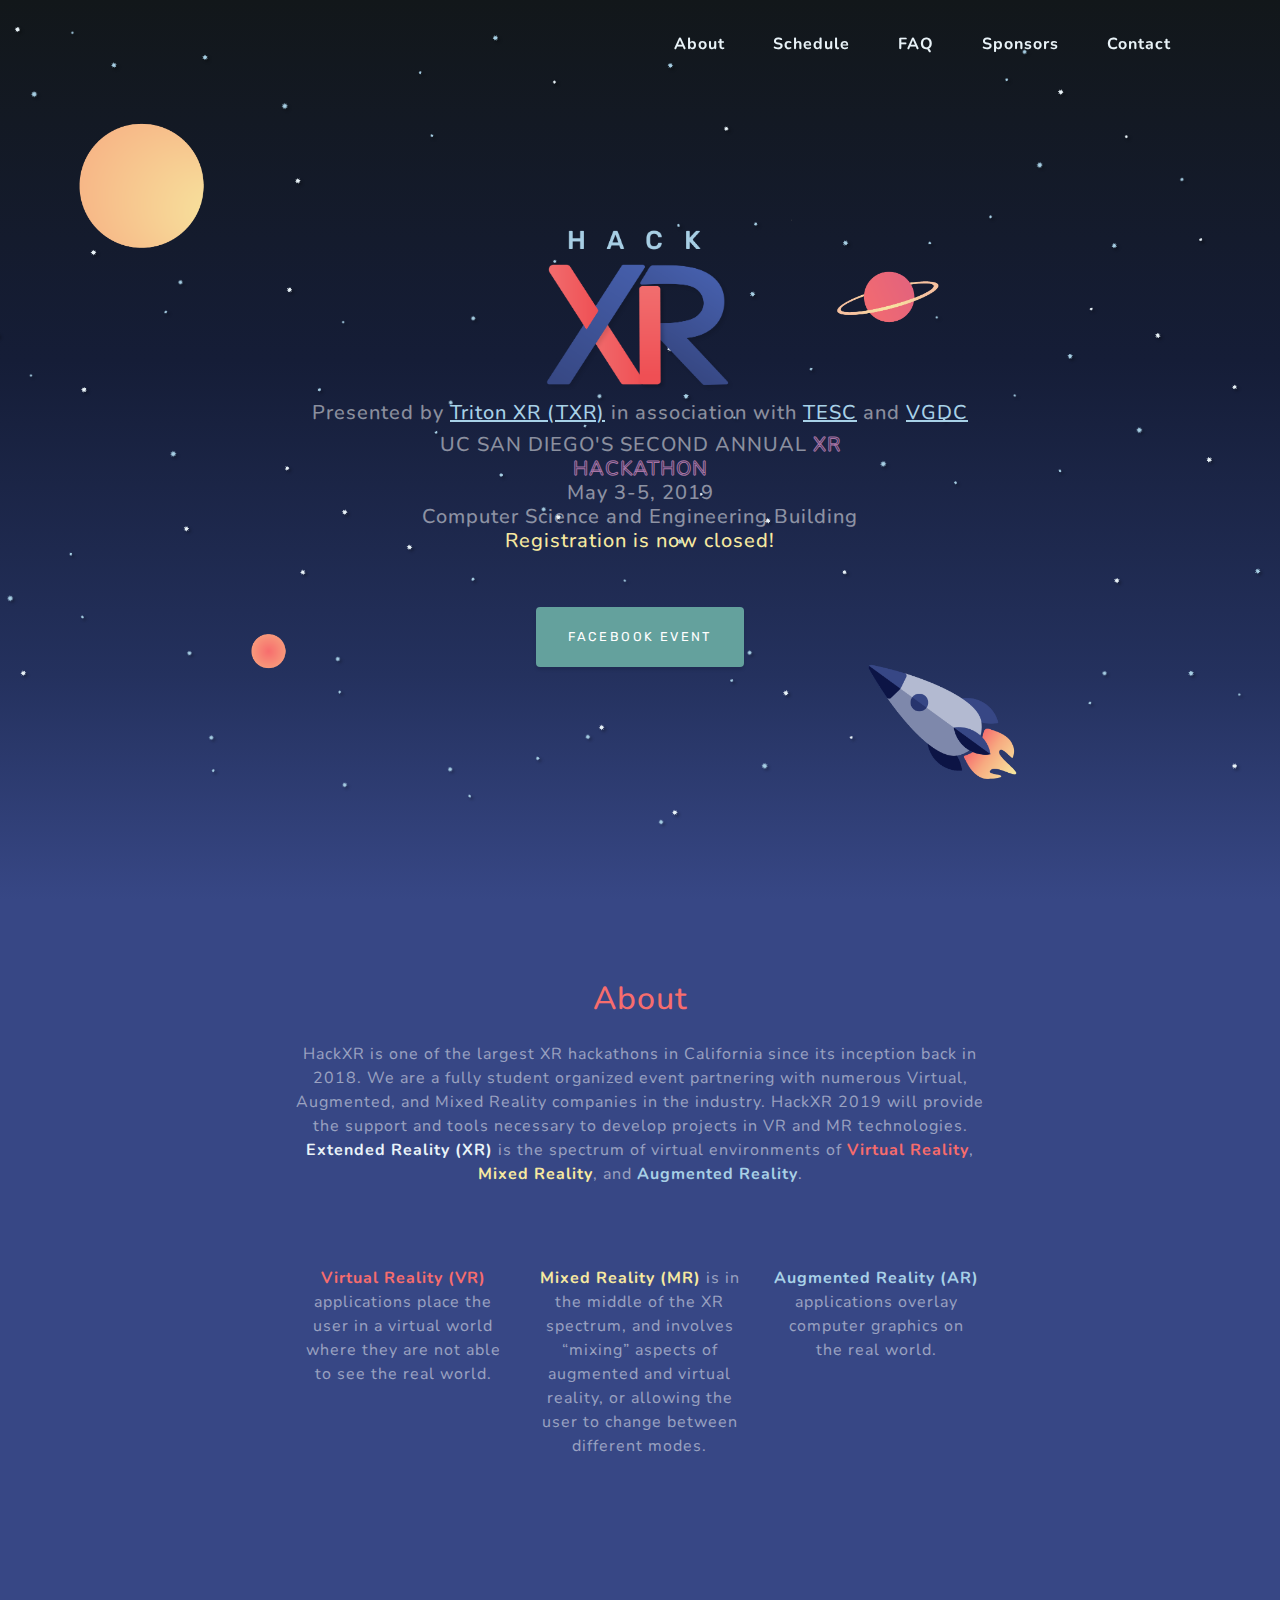
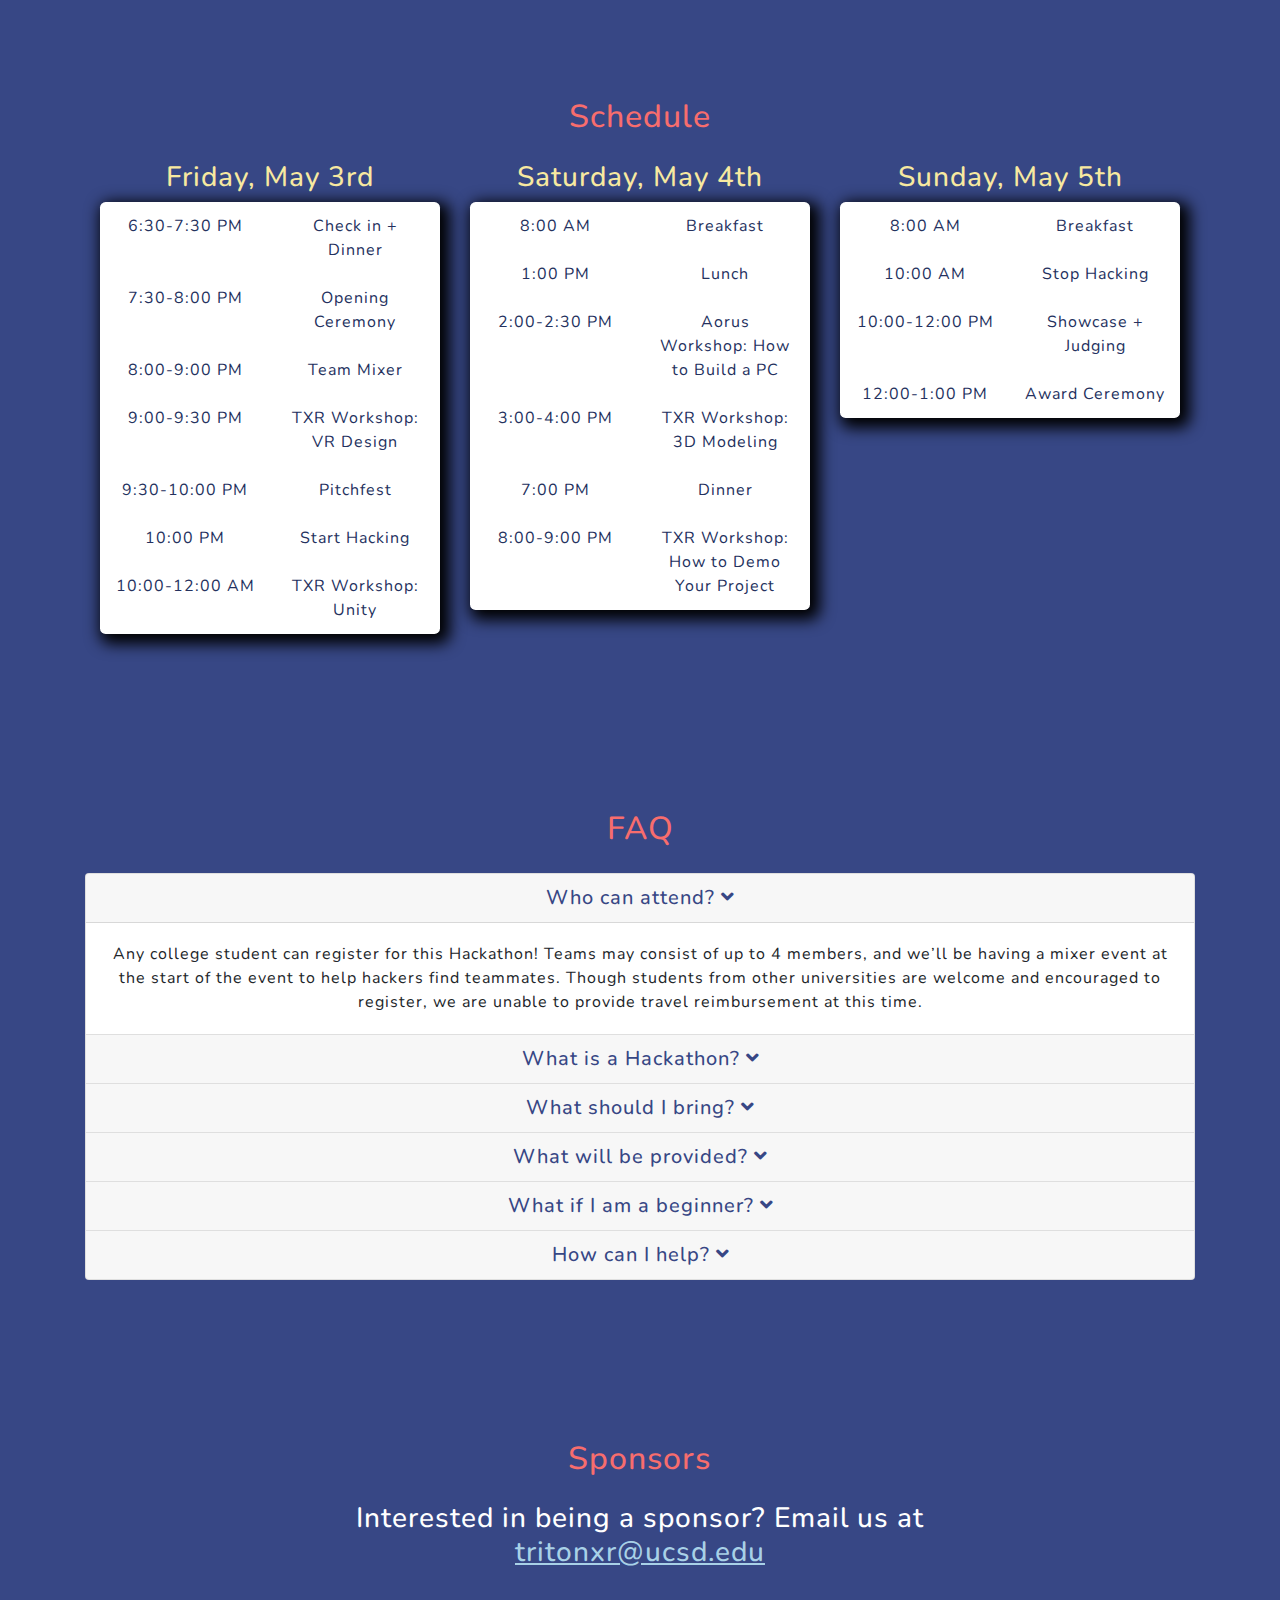
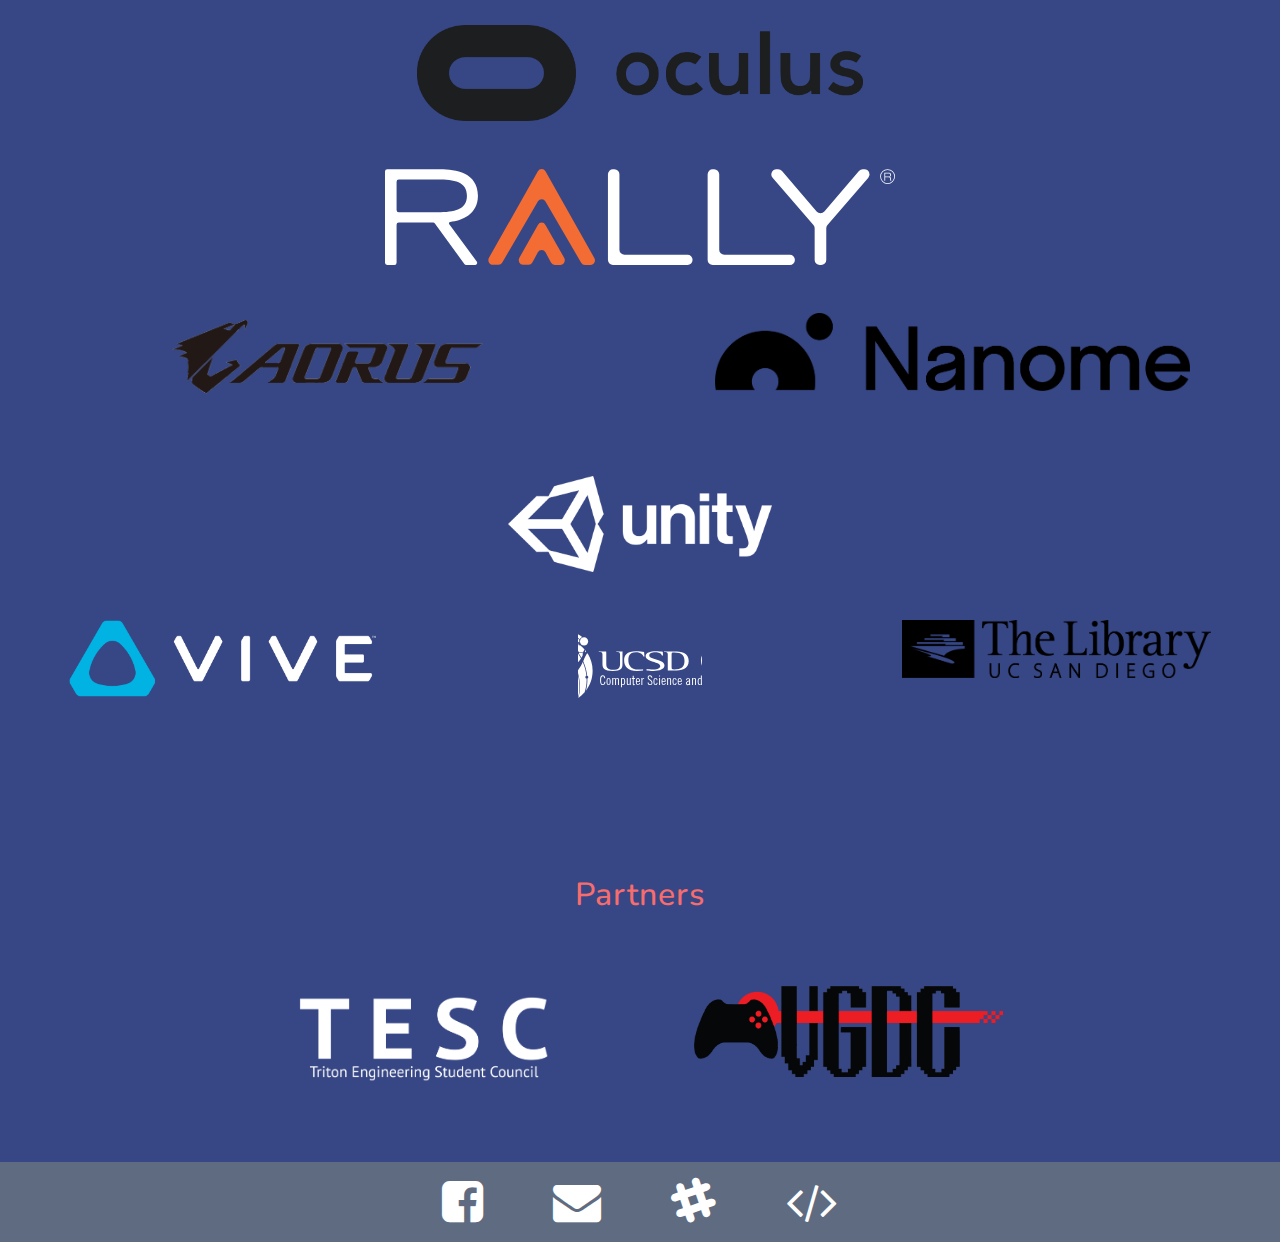
<file: index.html>
<!DOCTYPE html>
<html lang="en">
<head>
  <meta charset="utf-8">
  <meta name="viewport" content="width=device-width, initial-scale=1, shrink-to-fit=no">
  <!-- Control the behavior of search engine crawling and indexing -->
  <meta name="robots" content="index,follow"><!-- All Search Engines -->
  <meta name="googlebot" content="index,follow"><!-- Google Specific -->
  <meta name="google" content="nositelinkssearchbox">

  <meta property="og:url" content="http://hackxr.io">
  <meta property="og:title" content="HackXR 2019">
  <meta property="og:image" content="https://hackxr.io/img/preview.png">
  <meta property="og:image:secure_url" content="https://hackxr.io/img/preview.png" />
  <meta property="og:image:type" content="image/png" />
  <meta property="og:description" content="Official Website of HackXR 2019">
  <meta name="keywords" content="HackXR, HackXR 2019, hackathon, UCSD, UC, University of California San Diego, XR, VR, MR, Extended Reality, Virtual Reality, Mixed Reality, Triton XR, VR Club at UCSD" />
  <meta http-equiv="X-UA-Compatible" content="IE=edge">
  <link rel="shortcut icon" href="/favicon.ico">
  <title>HackXR 2019</title>

  <!-- Bootstrap core CSS -->
  <link href="vendor/bootstrap/css/bootstrap.min.css" rel="stylesheet">

  <!-- Custom fonts for this template -->
  <link href="vendor/fontawesome-free/css/all.min.css" rel="stylesheet">
  <link href="https://fonts.googleapis.com/css?family=Rubik" rel="stylesheet">
  <link href="https://maxcdn.bootstrapcdn.com/font-awesome/4.7.0/css/font-awesome.min.css" rel="stylesheet">
  <link href="https://fonts.googleapis.com/css?family=Nunito:200,200i,300,300i,400,400i,600,600i,700,700i,800,800i,900,900i" rel="stylesheet">

  <!-- Custom styles for this template -->
  <link href="css/hackxr.min.css" rel="stylesheet">
  <link href="css/style.min.css" rel="stylesheet">
  
  <!-- Global site tag (gtag.js) - Google Analytics -->
  <script async src="https://www.googletagmanager.com/gtag/js?id=UA-136159340-1"></script>
  <script>
    window.dataLayer = window.dataLayer || [];
    function gtag(){dataLayer.push(arguments);}
    gtag('js', new Date());
    gtag('set', {'user_id': 'USER_ID'}); // Set the user ID using signed-in user_id.

    gtag('config', 'UA-136159340-1');
  </script>

</head>

<body id="page-top">

  <!-- Navigation -->
  <nav class="navbar navbar-expand-lg navbar-light fixed-top" id="mainNav">
    <div class="container">
      <a class="navbar-brand js-scroll-trigger" href="#page-top"><img src="img/hackxr_logo.png" alt="HackXR Logo" class="logo" style="display: none;"></a>
      <button class="navbar-toggler navbar-toggler-right" type="button" data-toggle="collapse" data-target="#navbarResponsive" aria-controls="navbarResponsive" aria-expanded="false" aria-label="Toggle navigation">
        Menu
        <i class="fas fa-bars"></i>
      </button>
      <div class="collapse navbar-collapse" id="navbarResponsive">
        <ul class="navbar-nav ml-auto">
          <li class="nav-item">
            <a class="nav-link js-scroll-trigger" href="#about">About</a>
          </li>
          <li class="nav-item">
            <a class="nav-link js-scroll-trigger" href="#schedule">Schedule</a>
          </li>
          <li class="nav-item">
            <a class="nav-link js-scroll-trigger" href="#faq">FAQ</a>
          </li>
          <li class="nav-item">
            <a class="nav-link js-scroll-trigger" href="#sponsors">Sponsors</a>
          </li>
          <li class="nav-item">
            <a class="nav-link js-scroll-trigger" href="#contact">Contact</a>
          </li>
        </ul>
      </div>
    </div>
  </nav>

  <!-- Header -->
  <header class="header">
    <div class="container d-flex h-100 align-items-center">
      <div class="mx-auto text-center">
        <!-- <h1 class="mx-auto my-0 text-uppercase">HackXR</h1> -->
        <img src="img/hackxr_logo.png" class="landing-logo" alt="hackXR logo">
        <h5 class="text-white-50 mx-auto mt-2">Presented by <a href="http://tritonxr.ucsd.edu/" class="landing_link">Triton XR (TXR)</a> in association with <a href="https://tesc.ucsd.edu/" class="landing_link">TESC</a> and <a href="https://www.facebook.com/groups/VGDC.UCSD/" class="landing_link">VGDC</a></h5>
        <h2 class="text-white-50 mx-auto mt-2 mb-5">UC SAN DIEGO'S SECOND ANNUAL <span style="-webkit-text-stroke: 1px rgb(167, 116, 164); -webkit-text-fill-color: transparent">XR HACKATHON</span><br>May 3-5, 2019<br>Computer Science and Engineering Building<br><span style="color: #f7e9a0;">Registration is now closed!</span></h2>
        <!-- <a href="https://hackxr.typeform.com/to/Zu1Aii" class="btn btn-primary js-scroll-trigger">Apply Now</a> -->
        <a href="https://www.facebook.com/events/624998757956003/" class="btn btn-primary js-scroll-trigger">Facebook Event</a>
      </div>
    </div>
  </header>

  <!-- About Section -->
  <section id="about" class="about-section text-center">
    <div class="container">
      <div class="row">
        <div class="col-lg-8 mx-auto">
          <h2 class="text-heading mb-4">About</h2>
          <p class="text-white-50">HackXR is one of the largest XR hackathons in California since its inception back in 2018. We are a fully student organized event partnering with numerous Virtual, Augmented, and Mixed Reality companies in the industry. HackXR 2019 will provide the support and tools necessary to develop projects in VR and MR technologies.<br>
            <span style="color: #e9f3f8; font-weight: bold;">Extended Reality (XR) </span>is the spectrum of virtual environments of <span style="color: rgb(247, 108, 108); font-weight: bold;">Virtual Reality</span>, <span style="color: #f7e9a0; font-weight: bold;">Mixed Reality</span>, and <span style="color:#A8D0E6; font-weight: bold;">Augmented Reality</span>.
          </p>
          <div class="row">
            <p class="text-white-50 col-sm-4">
              <span style="color: #f76d6d; font-weight: bold;">Virtual Reality (VR)</span> applications place the user in a virtual world where they are not able to see the real world.
            </p>
            <p class="text-white-50 col-sm-4">
              <span style="color: #f7e9a0; font-weight: bold;">Mixed Reality (MR)</span> is in the middle of the XR spectrum, and involves “mixing” aspects of augmented and virtual reality, or allowing the user to change between different modes.
            </p>
            <p class="text-white-50 col-sm-4">
              <span style="color: #a8d1e7; font-weight: bold;">Augmented Reality (AR)</span> applications overlay computer graphics on the real world. 
            </p>
          </div>
        </div>
      </div>
    </div>
  </section>

  <!-- Schedule Section -->
  <section id="schedule" class="schedule-section text-center">
    <div class="container">
      <h2 class="text-heading mb-4">Schedule</h2>
      <div class="row">
        <div class="col-lg-4 col-md-12 col-sm-12">
          <h3 class="day">Friday, May 3rd</h3>
          <ul class="schedule">
            <li class="row">
              <span class="col-lg-6 col-md-6 col-sm-6 time">6:30-7:30 PM</span>
              <span class="col-lg-6 col-md-6 col-sm-6 event">Check in + Dinner</span>
            </li>
            <li class="row">
              <span class="col-lg-6 col-md-6 col-sm-6 time">7:30-8:00 PM</span>
              <span class="col-lg-6 col-md-6 col-sm-6 event">Opening Ceremony</span>
            </li>
            <li class="row">
              <span class="col-lg-6 col-md-6 col-sm-6 time">8:00-9:00 PM</span>
              <span class="col-lg-6 col-md-6 col-sm-6 event">Team Mixer</span>
            </li>
            <li class="row"> 
              <span class="col-lg-6 col-md-6 col-sm-6 time">9:00-9:30 PM</span>
              <span class="col-lg-6 col-md-6 col-sm-6 event">TXR Workshop: VR Design</span>
            </li>
            <li class="row">
              <span class="col-lg-6 col-md-6 col-sm-6 time">9:30-10:00 PM</span>
              <span class="col-lg-6 col-md-6 col-sm-6 event">Pitchfest</span>
            </li>
            <li class="row">
              <span class="col-lg-6 col-md-6 col-sm-6 time">10:00 PM</span>
              <span class="col-lg-6 col-md-6 col-sm-6 event">Start Hacking</span>
            </li>
            <li class="row">
              <span class="col-lg-6 col-md-6 col-sm-6 time">10:00-12:00 AM</span>
              <span class="col-lg-6 col-md-6 col-sm-6 event">TXR Workshop: Unity</span>
            </li>
          </ul>
        </div>
        <div class="col-lg-4 col-md-12 col-sm-12">
          <h3 class="day">Saturday, May 4th</h3>
          <ul class="schedule">
            <li class="row">
              <span class="col-lg-6 col-md-6 col-sm-6 time">8:00 AM</span>
              <span class="col-lg-6 col-md-6 col-sm-6 event">Breakfast</span>
            </li>
            <li class="row">
              <span class="col-lg-6 col-md-6 col-sm-6 time">1:00 PM</span>
              <span class="col-lg-6 col-md-6 col-sm-6 event">Lunch</span>
            </li>
            <li class="row">
              <span class="col-lg-6 col-md-6 col-sm-6 time">2:00-2:30 PM</span>
              <span class="col-lg-6 col-md-6 col-sm-6 event">Aorus Workshop: How to Build a PC</span>
            </li>
            <li class="row">
              <span class="col-lg-6 col-md-6 col-sm-6 time">3:00-4:00 PM</span>
              <span class="col-lg-6 col-md-6 col-sm-6 event">TXR Workshop: 3D Modeling</span>
            </li>
            <li class="row">
              <span class="col-lg-6 col-md-6 col-sm-6 time">7:00 PM</span>
              <span class="col-lg-6 col-md-6 col-sm-6 event">Dinner</span>
            </li>
            <li class="row">
              <span class="col-lg-6 col-md-6 col-sm-6 time">8:00-9:00 PM</span>
              <span class="col-lg-6 col-md-6 col-sm-6 event">TXR Workshop: How to Demo Your Project</span>
            </li>
          </ul>
        </div>
        <div class="col-lg-4 col-md-12 col-sm-12">
          <h3 class="day">Sunday, May 5th</h3>
          <ul class="schedule">
            <li class="row">
              <span class="col-lg-6 col-md-6 col-sm-6 time">8:00 AM</span>
              <span class="col-lg-6 col-md-6 col-sm-6 event">Breakfast</span>
            </li>
            <li class="row">
              <span class="col-lg-6 col-md-6 col-sm-6 time">10:00 AM</span>
              <span class="col-lg-6 col-md-6 col-sm-6 event">Stop Hacking</span>
            </li>
            <li class="row">
              <span class="col-lg-6 col-md-6 col-sm-6 time">10:00-12:00 PM</span>
              <span class="col-lg-6 col-md-6 col-sm-6 event">Showcase + Judging</span>
            </li>
            <li class="row">
              <span class="col-lg-6 col-md-6 col-sm-6 time">12:00-1:00 PM</span>
              <span class="col-lg-6 col-md-6 col-sm-6 event">Award Ceremony</span>
            </li>
          </ul>
        </div>
      </div>
    </div>
  </section>

  <!-- FAQ Section -->
  <section id="faq" class="faq-section text-center">
    <div class="container">
      <h2 class="text-heading mb-4">FAQ</h2>
      <div class="accordion md-accordion" id="accordion" role="tablist" aria-multiselectable="true">
        <div class="card">
          <div class="card-header" role="tab" id="headingOne">
            <a data-toggle="collapse" data-parent="#accordion" href="#collapseOne" aria-expanded="true"
              aria-controls="collapseOne">
              <h5 class="mb-0">
                Who can attend? <i class="fas fa-angle-down rotate-icon js-rotate-if-collapsed"></i>
              </h5>
            </a>
          </div>
          <div id="collapseOne" class="collapse show" role="tabpanel" aria-labelledby="headingOne" data-parent="#accordion">
            <div class="card-body">
              Any college student can register for this Hackathon! Teams may consist of up to 4 members, and we’ll be having a mixer event at the start of the event to help hackers find teammates. Though students from other universities are welcome and encouraged to register, we are unable to provide travel reimbursement at this time. 
            </div>
          </div>
        </div>
        <div class="card">
          <div class="card-header" role="tab" id="headingTwo">
            <a class="collapsed" data-toggle="collapse" data-parent="#accordion" href="#collapseTwo" aria-expanded="false" aria-controls="collapseTwo">
              <h5 class="mb-0">
                What is a Hackathon? <i class="fas fa-angle-down rotate-icon"></i>
              </h5>
            </a>
          </div>
          <div id="collapseTwo" class="collapse" role="tabpanel" aria-labelledby="headingTwo" data-parent="#accordion">
            <div class="card-body">
              Hackathons are coding marathons that last anywhere from 12 to 36 hours. During a Hackathon, students work with a team to create an innovative project completely from scratch, with no prior work allowed. Participants are provided with food, space, mentorship, and the equipment needed to complete their projects. At the end, all attendees will present their work, and judges will award prizes to the top projects.
            </div>
          </div>
        </div>
        <div class="card">
          <div class="card-header" role="tab" id="headingThree">
            <a class="collapsed" data-toggle="collapse" data-parent="#accordion" href="#collapseThree" aria-expanded="false" aria-controls="collapseThree">
              <h5 class="mb-0">
                What should I bring? <i class="fas fa-angle-down rotate-icon"></i>
              </h5>
            </a>
          </div>
          <div id="collapseThree" class="collapse" role="tabpanel" aria-labelledby="headingThree" data-parent="#accordion">
            <div class="card-body">
              Participants should bring a valid student ID, any toiletries needed during the hackathon, a sleeping bag or pillow for rest, and an open mind! Though VR ready computers will be provided during the event for most headsets, we still recommend that students bring their own laptops as computer equipment is limited. Students will also be allowed to leave and return throughout the event for rest or any forgotten items.
            </div>
          </div>
        </div>
        <div class="card">
          <div class="card-header" role="tab" id="headingThree">
            <a class="collapsed" data-toggle="collapse" data-parent="#accordion" href="#collapseFour" aria-expanded="false" aria-controls="collapseFour">
              <h5 class="mb-0">
                What will be provided? <i class="fas fa-angle-down rotate-icon"></i>
              </h5>
            </a>
          </div>
          <div id="collapseFour" class="collapse" role="tabpanel" aria-labelledby="headingFour" data-parent="#accordion">
            <div class="card-body">
              We’ll be providing all necessary XR hardware, space, computers, and computer peripherals. Food will also be provided at regular intervals throughout the event, though students will need to eat outside of the VR Lab. Additionally, there will be VR workshops and mentors during the Hackathon.
            </div>
          </div>
        </div>
        <div class="card">
          <div class="card-header" role="tab" id="headingFive">
            <a class="collapsed" data-toggle="collapse" data-parent="#accordion" href="#collapseFive" aria-expanded="false" aria-controls="collapseFive">
              <h5 class="mb-0">
                What if I am a beginner? <i class="fas fa-angle-down rotate-icon"></i>
              </h5>
            </a>
          </div>
          <div id="collapseFive" class="collapse" role="tabpanel" aria-labelledby="headingFive" data-parent="#accordion">
            <div class="card-body">
              Don’t worry! We’ll be hosting workshops at the event where we’ll be going over everything you need to get started. Experienced XR mentors will be present 24/7 to answer your questions.<br>
              If you want to get a headstart, feel free to check out our list of tutorials on Unity, our preferred game engine. We also have workshop slides where we discuss VR specific design.
            </div>
          </div>
        </div>
        <div class="card">
          <div class="card-header" role="tab" id="headingSix">
            <a class="collapsed" data-toggle="collapse" data-parent="#accordion" href="#collapseSix" aria-expanded="false" aria-controls="collapseSix">
              <h5 class="mb-0">
                How can I help? <i class="fas fa-angle-down rotate-icon"></i>
              </h5>
            </a>
          </div>
          <div id="collapseSix" class="collapse" role="tabpanel" aria-labelledby="headingSix" data-parent="#accordion">
            <div class="card-body">
              If you are interested in helping out with HackXR, feel free to sign up as a <a href="https://hackxr.typeform.com/to/EGoLWl">volunteer</a> or <a href="https://hackxr.typeform.com/to/hlyWcP">mentor</a>.
            </div>
          </div>
        </div>
      </div>
    </div>
  </section>

  <!-- Sponsors Section -->
  <section id="sponsors" class="sponsors-section text-center">
    <div class="container-fluid">
      <div class="row ">
        <div class="col-lg-8 mx-auto">
          <h2 class="text-heading mb-4">Sponsors</h2>
          <h3 class="text-center" style="color: white;">Interested in being a sponsor? Email us at <a class="h3 email-link"
              href="mailto:tritonxr@ucsd.edu">tritonxr@ucsd.edu</a></h3>
        </div>
      </div>
      <div class="row justify-content-center">
        <div class="col-lg-12 col-sm-12 col-md-12">
          <a href="https://www.oculus.com/rift/" target="_blank">
            <img class="wide" id="oculus" src="./logos/oculus_logo.png" alt="Oculus logo">
          </a>
        </div>
        <div class="col-lg-12 col-sm-12 col-md-12">
          <a href="https://www.rallyhealth.com/" target="_blank">
            <img class="wide" id="rally-health" src="./logos/Rally_R_OrangeWhite_Lg_RGB.svg" alt="Rally Health logo">
          </a>
        </div>
        <div class="col-lg-6 col-sm-12 col-md-6">
          <a href="https://www.aorus.com/" target="_blank">
            <img class="wide" id="aorus" src="./logos/AORUS_logo_HA_BK.png" alt="Aorus logo">
          </a>
        </div>
        <div class="col-lg-6 col-sm-12 col-md-6">
          <a href="https://nanome.ai/" target="_blank">
            <img class="wide" id="nanome" src="./logos/Nanome_Logo_Horizontal-Black.png" alt="Nanome logo">
          </a>
        </div>
        <div class="col-lg-6 col-sm-12 col-md-6">
          <a href="https://unity.com/" target="_blank">
            <img class="wide" id="unity" src="./logos/unity-master-white.png" alt="Unity logo">
          </a>
        </div>
      </div>
      <div class="row justify-content-center">
        <div class="col-lg-4 col-sm-12 col-md-6">
          <a href="https://www.vive.com/us/" target="_blank">
            <img class="wide" id="vive" src="./logos/VIVE_AltLogo_Digital_Primary_Blue-White_RGB_TM.png" alt="Vive logo">
          </a>
        </div>
        <div class="col-lg-4 col-sm-12 col-md-6">
          <a href="https://cse.ucsd.edu/" target="_blank">
            <img class="wide" id="ucsd-cse" src="./logos/cse-monochrome-textright.svg" alt="UCSD CSE logo">
          </a>
        </div>
        <div class="col-lg-4 col-sm-12 col-md-6">
          <a href="https://library.ucsd.edu/" target="_blank">
            <img class="wide" id="ucsd-library" src="./logos/ucsd_library.png" alt="UCSD Library logo">
          </a>
        </div>
      </div>
    </div>
  </section>

  <!-- Partners Section -->
  <section id="partners" class="partners-section text-center">
    <div class="container-fluid">
      <div class="row">
        <div class="col-lg-8 mx-auto">
          <h2 class="text-heading mb-4">Partners</h2>
        </div>
      </div>
      <div class="row justify-content-center">
        <div class="col-lg-4 col-sm-12 col-md-6">
          <a href="https://tesc.ucsd.edu/" target="_blank">
            <img class="wide" id="tesc" src="./logos/tesc_logo.png" alt="TESC logo">
          </a>
        </div>
        <div class="col-lg-4 col-sm-12 col-md-6">
          <a href="https://www.facebook.com/groups/VGDC.UCSD/" target="_blank">
            <img class="wide" id="vgdc" src="./logos/vgdc_logo.png" alt="VGDC logo">
          </a>
        </div>
      </div>
    </div>
  </section>

  <!-- Footer -->
  <footer id="contact" class="container-fluid">
    <div class="row">
      <div class="col-md-12 justify-content-center">
        <a href="https://www.facebook.com/tritonxr/" class="fa fa-facebook-square fa-3x" target="_blank"></a>
        <a href="mailto:tritonxr@ucsd.edu" class="fa fa-envelope fa-3x"></a>
        <a href="https://hackxr2019.slack.com/" class="fa fa-slack fa-3x" aria-hidden="true" target="_blank"></a>
        <a href="https://hackxr-2019.devpost.com/" class="fa fa-code fa-3x" aria-hidden="true" target="_blank"></a>
      </div>
    </div>
  </footer>

  <!-- Bootstrap core JavaScript -->
  <script src="vendor/jquery/jquery.min.js"></script>
  <script src="vendor/bootstrap/js/bootstrap.bundle.min.js"></script>

  <!-- Plugin JavaScript -->
  <script src="vendor/jquery-easing/jquery.easing.min.js"></script>

  <!-- Custom scripts for this template -->
  <script src="js/hackxr.min.js"></script>

</body>

</html>
</file>
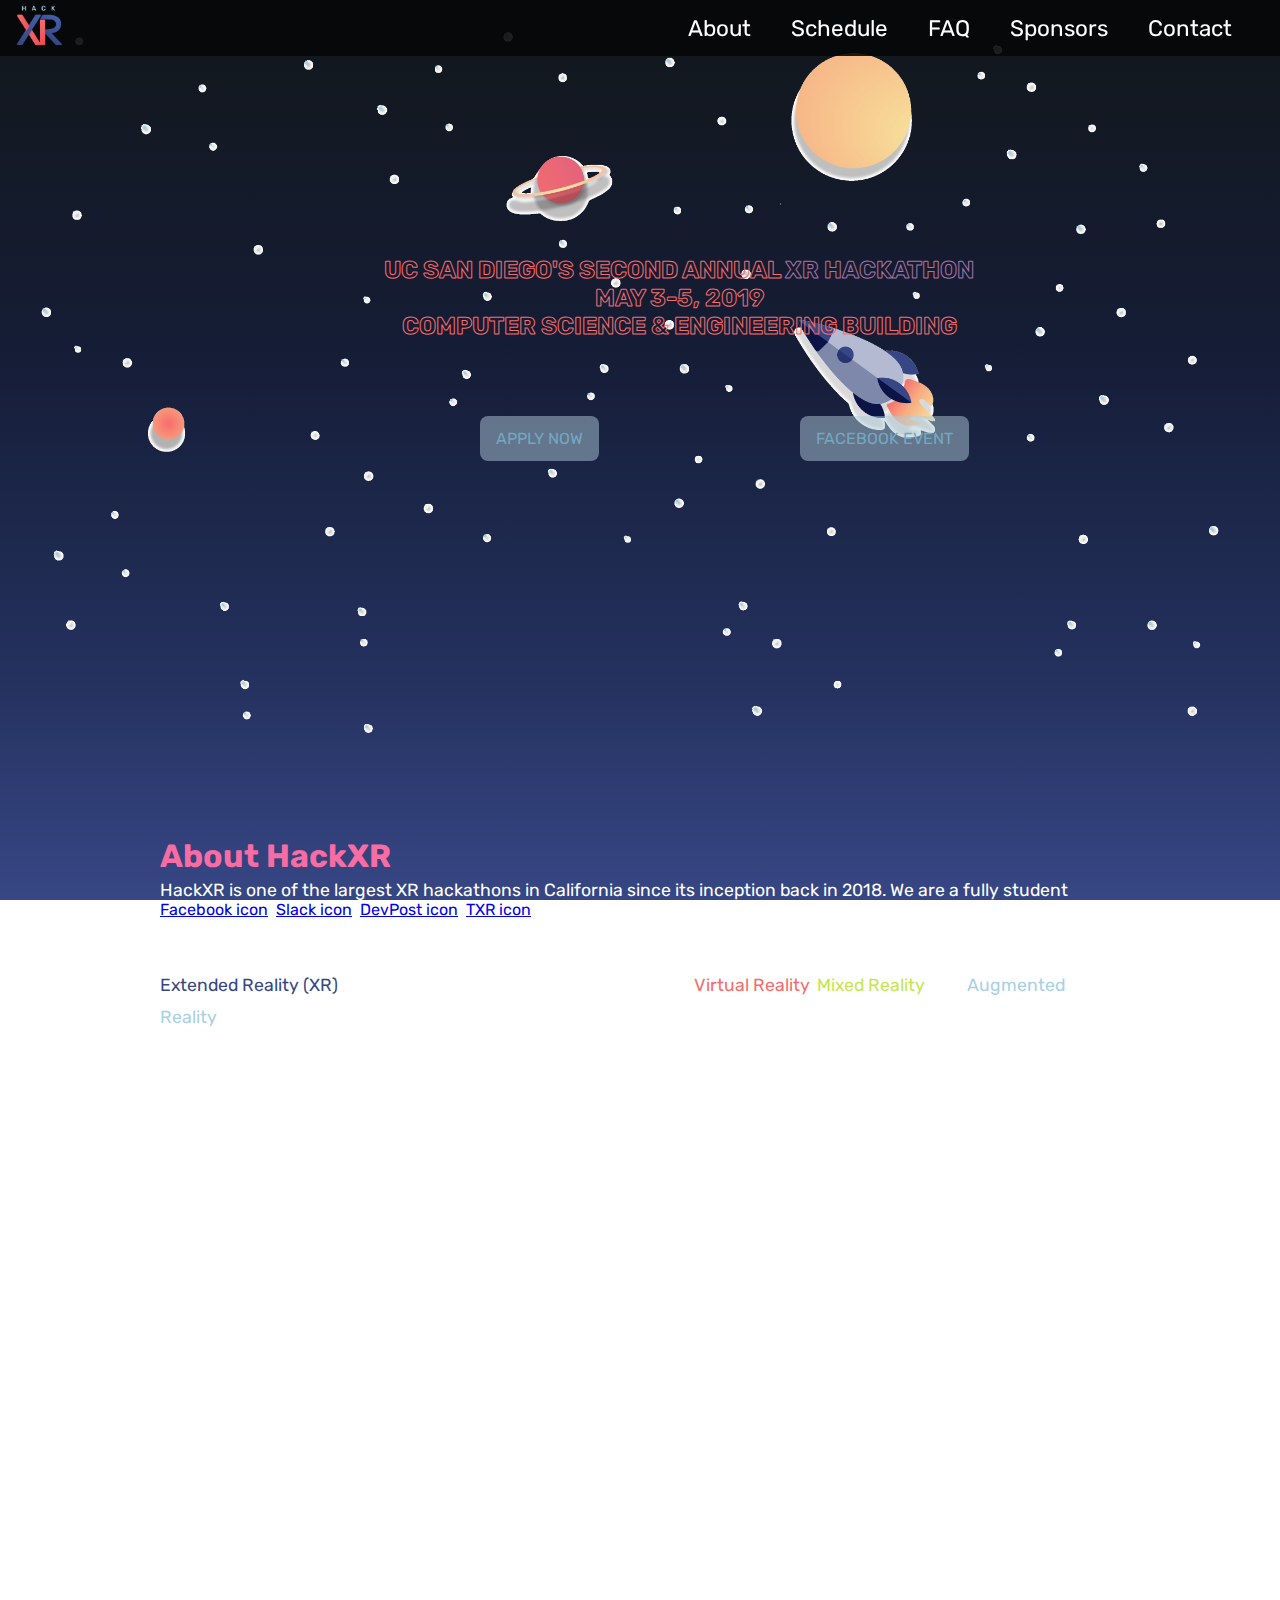
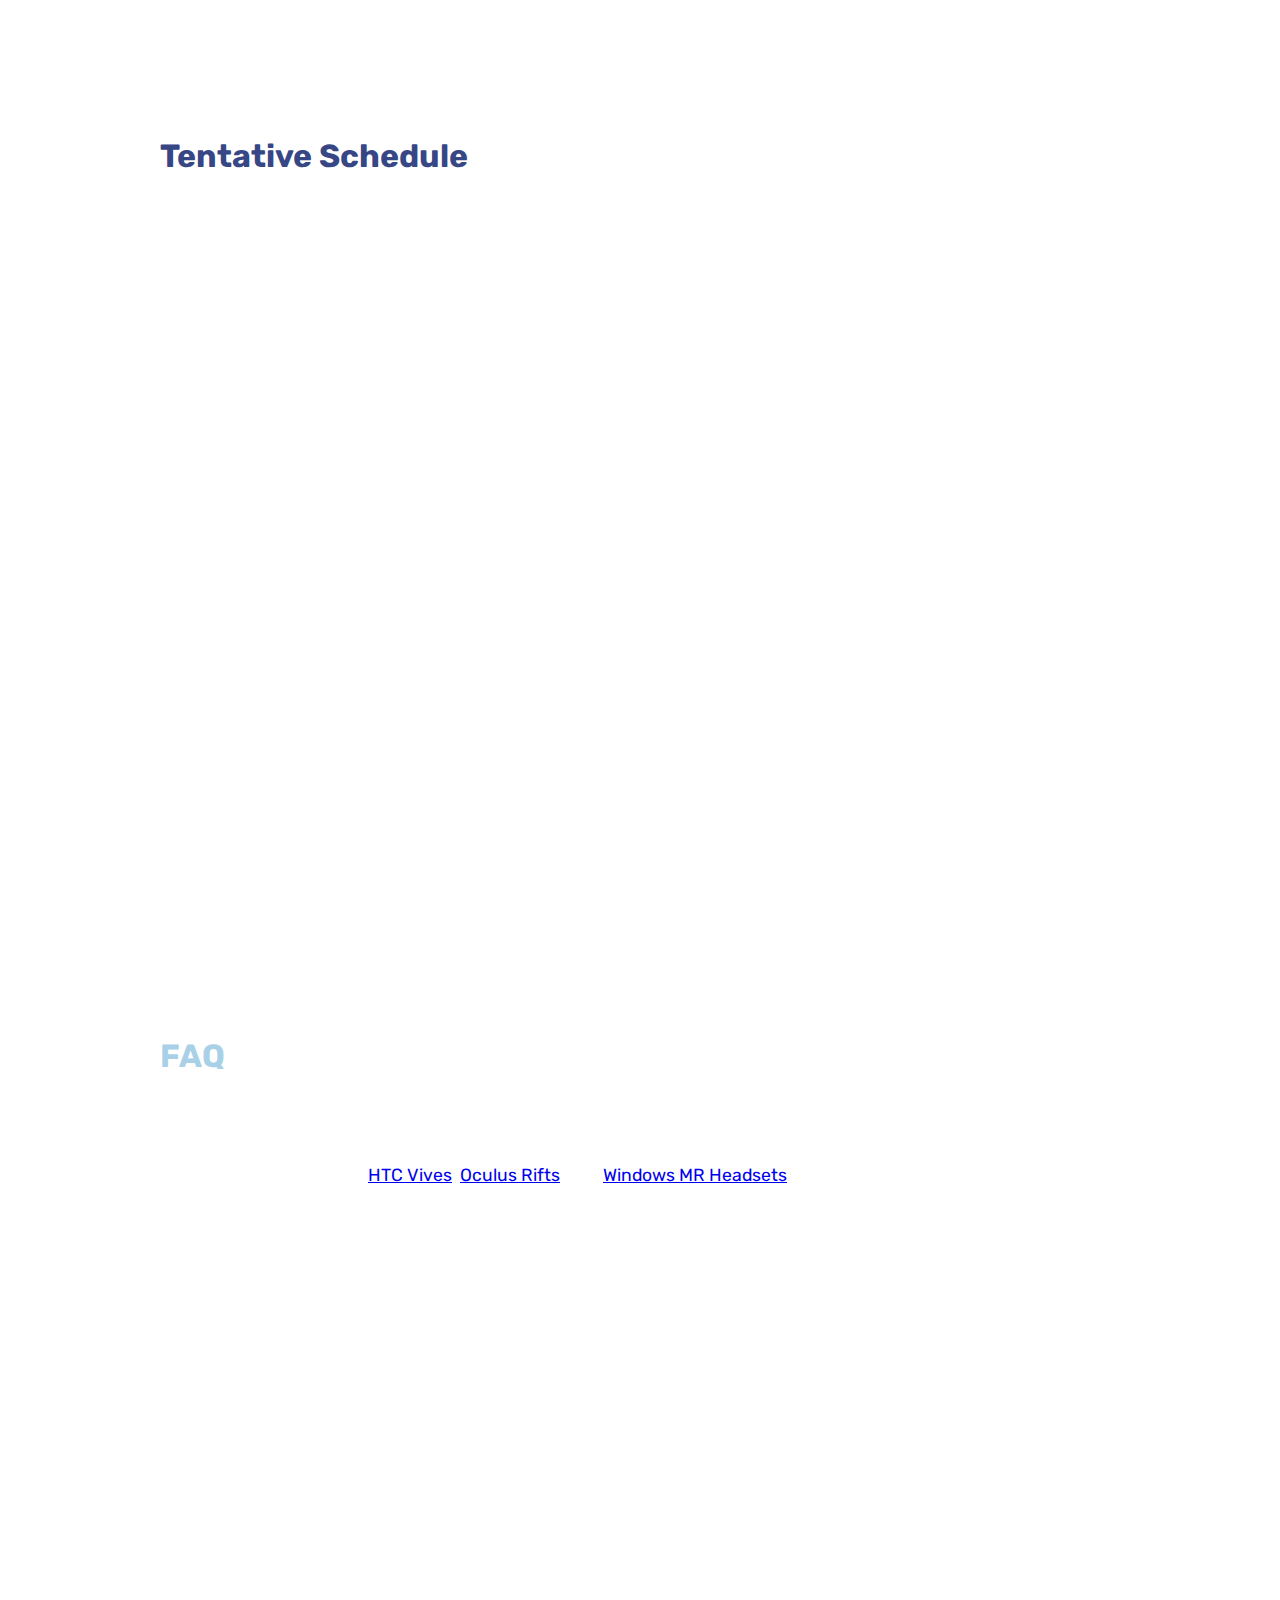
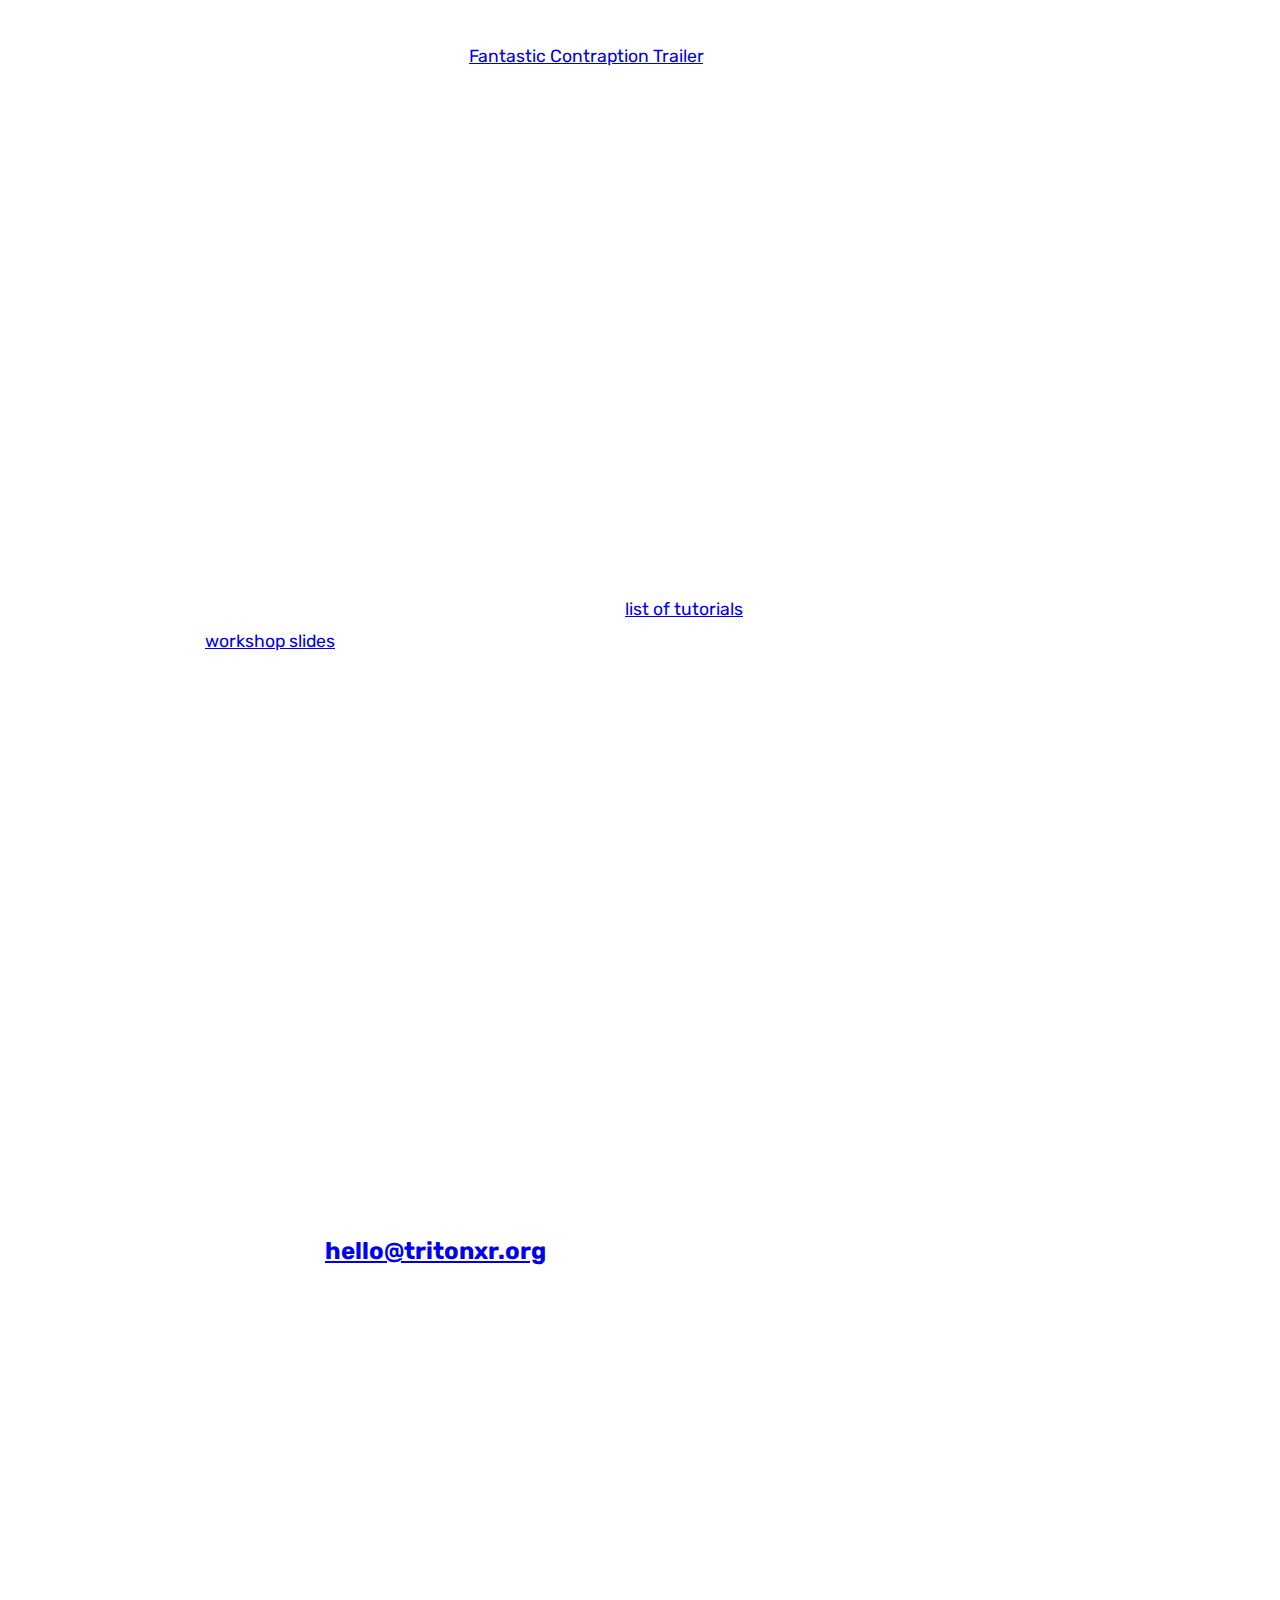
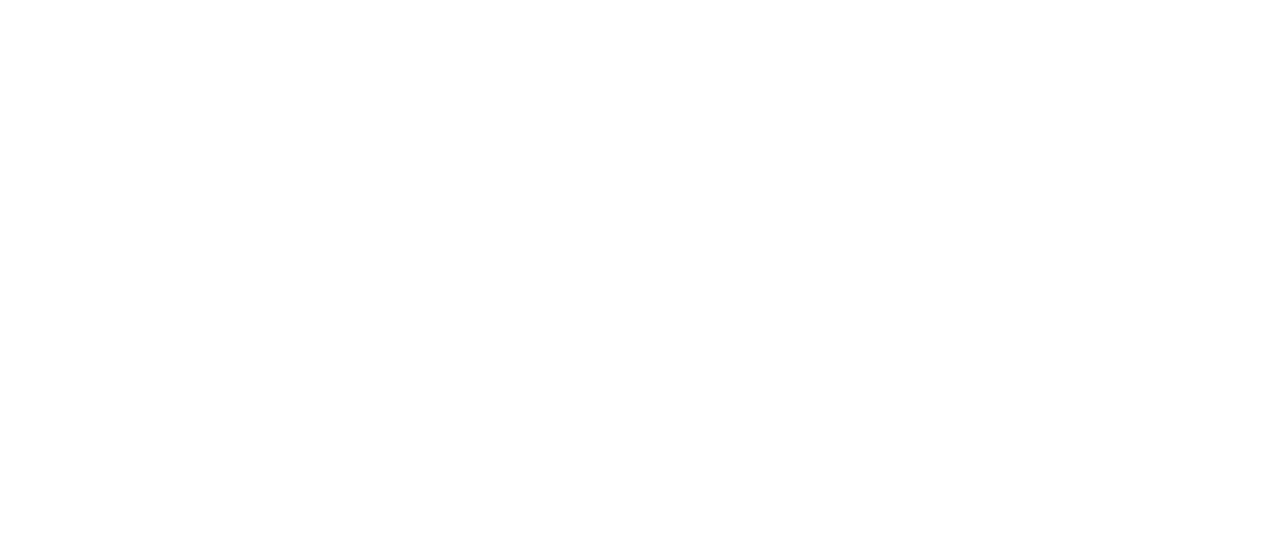
<file: old code/index.html>
<!DOCTYPE html>
<html lang="en">
<head>
    <meta charset="UTF-8">
    <meta name="viewport" content="width=device-width, initial-scale=1">
    <!-- Control the behavior of search engine crawling and indexing -->
    <meta name="robots" content="index,follow"><!-- All Search Engines -->
    <meta name="googlebot" content="index,follow"><!-- Google Specific -->
    <meta name="google" content="nositelinkssearchbox">

    <meta property="og:url" content="http://hackxr.io">
    <meta property="og:title" content="HackXR 2019">
    <meta property="og:description" content="Official Website of HackXR 2019">
    <meta name="keywords" content="HackXR, HackXR 2019, hackathon, UCSD, UC, University of California San Diego, XR, VR, MR, Extended Reality, Virtual Reality, Mixed Reality, Triton XR, VR Club at UCSD" />
    <meta http-equiv="X-UA-Compatible" content="IE=edge">
    <link rel="shortcut icon" href="/favicon.ico">
    <link href="https://fonts.googleapis.com/css?family=Rubik" rel="stylesheet">
    <title>HackXR</title>
</head>
<body>
    <link rel="stylesheet" href="style/style.css">
    <header>
        <!-- NAVBAR -->
        <nav class="nav">
            <a href="#landing"><img src="img/hackxr_logo.png" alt="HackXR logo" class="logo"></a>
            <ul>
            <li><a href="#about">About</a></li>
            <li><a href="#schedule">Schedule</a></li>
            <li><a href="#faq">FAQ</a></li>
            <!-- <li><a href="#links">Links</a></li> -->
            <li><a href="#sponsors">Sponsors</a></li>
            <li><a href="#contact">Contact</a></li>
            </ul>
        </nav>
    </header>
    <main>
        <!--Landing page-->
       <section id="landing">
            <img src="img/landing.png" alt="landing page image" style="max-width: 100%; z-index: -1;">
            <a class="landing-buttons applyBtn" href="#">APPLY NOW </a>
            <a class="landing-buttons fbBtn" href="https://www.facebook.com/events/624998757956003/">FACEBOOK EVENT</a>
            <div id="landing-contents">
                <h2 style="-webkit-text-stroke: 1px rgb(247, 108, 108); -webkit-text-fill-color: transparent">UC SAN DIEGO'S SECOND ANNUAL <span style="-webkit-text-stroke: 1px rgb(167, 116, 164); -webkit-text-fill-color: transparent">XR HACKATHON</span></h3>
                <h2 style="-webkit-text-stroke: 1px rgb(247, 108, 108); -webkit-text-fill-color: transparent">MAY 3-5, 2019 <br> COMPUTER SCIENCE & ENGINEERING BUILDING</h3>
            </div>
       </section>
       <!--About-->
       <section id="about" class="flex-grid">
            <h2 id="about-title">About HackXR</h2>
            <p>
                HackXR is one of the largest XR hackathons in California since its inception back in 2018. We are a fully student organized event partnering with numerous Virtual, Augmented, and Mixed Reality companies in the industry. HackXR 2019 will provide the support and tools necessary to develop projects in VR and MR technologies. 
            </p>
            <p>
                <span style="color: #374785">Extended Reality (XR) </span>is the spectrum of virtual environments of <span style="color: rgb(247, 108, 108)">Virtual Reality</span>, <span style="color: rgb(197, 230, 79)">Mixed Reality</span>, and <span style="color:#A8D0E6">Augmented Reality</span>.
            </p>
            <div style="display: flex; justify-content: space-around">
                <p>Virtual Reality (VR) applications place the user in a virtual world where they are not able to see the real world.</p>
                <p>Mixed Reality (MR) is in the middle of the XR spectrum, and involves "mixing</p>
                <p></p>
            </div>
            <!-- <div style="flex-direction: row;">
                <span style="color: rgb(247, 108, 163); font-size: 2em; padding-left: 3rem;">Exploration, </span>
                <span style="color: #374785; font-size: 2rem;">Collaboration, </span>
                <span style="color: #A8D0E6; font-size: 2rem;">& Creation</span>
            </div> -->
       </section>
       <!--Schedule-->
       <section id="schedule" class="flex-grid">
            <h2 id="schedule-title" text-align="center">Tentative Schedule</h2>
            <div style="display: flex; justify-content: space-around">
                <h3>Friday, May 3</h3>
                <h3>Saturday, May 4</h3>
                <h3>Sunday, May 5</h3>
            </div>
       </section>
       <!--FAQ-->
       <section id="faq" class="flex-grid">
            <h2 id="faq-title">FAQ</h2>
            <h3><b>What is XR?</b></h3>
            <p>
                XR stands for Extended Reality which refers to the spectrum of virtual environments ranging from Virtual Reality, to Mixed Reality, to Augmented Reality.<br>
                This year we’re providing <a href="https://www.vive.com/us/">HTC Vives</a>, <a href="https://www.oculus.com/rift/#oui-csl-rift-games=mages-tale">Oculus Rifts</a>, and <a href="https://www.microsoft.com/en-us/store/collections/vrandmixedrealityheadsets">Windows MR Headsets</a>. Our mentors have created dozens of experiences for almost all of these platforms.
            </p>
            <h3><b>What is VR?</b></h3>
            <h3><i>0% Real World, 100% Virtual</i></h3>
            <p>
                Virtual Reality (VR) applications place the user in a virtual world where they are not able to see the real world. At the bare minimum, their head rotations change their point of view. Higher end devices have spatial tracking, allowing movement and 6 DOF controllers allowing for natural interaction. Great for interactive experiences!
            </p>
            <h3><b>What is AR?</b></h3>
            <h3><i>80% Real World, 20% Virtual</i></h3>
            <p>
                Augmented Reality (AR) applications overlay computer graphics on the real world, and these experiences are often controlled with gestures for standalone devices or touch for mobile. AR is at a much earlier stage of development compared to VR. It’s an exciting time to solve new design issues and create something never done before!
            </p>
            <h3><b>What is MR?</b></h3>
            <h3><i>50% Real World, 50% Virtual</i></h3>
            <p>
                Mixed Reality is right in the middle of the XR spectrum, and involves “mixing” aspects of augmented and virtual reality, or allowing the user to change between different modes. MR Capture is a unique process where real camera footage of a person playing a VR game is overlaid with the game visuals, giving a third person perspective of the game. See this video for an example! (<a href="https://www.youtube.com/watch?v=nx-esx_KbJE">Fantastic Contraption Trailer</a>)<br>
                We’re setting up an MR booth with a Vive!                    
            </p>
            <h3><b>What is a Hackathon?</b></h3>
            <p>
                Hackathons are coding marathons that last anywhere from 12 to 36 hours. During a Hackathon, students work with a team to create an innovative project completely from scratch, with no prior work allowed. Participants are provided with food, space, mentorship, and the equipment needed to complete their projects. At the end, all attendees will present their work, and judges will award prizes to the top projects.
            </p>
            <h3><b>What should I bring?</b></h3>
            <p>
                <!--TODO-->
            </p>
            <h3><b>Who can attend?</b></h3>
            <p>
                Any college student can register for this Hackathon! Teams may consist of up to 5 members, and we’ll be having a mixer event at the start of the event to help hackers find teammates. Though students from other universities are welcome and encouraged to register, we are unable to provide travel reimbursement at this time. 
            </p>
            <h3><b>What will be provided?</b></h3>
            <p>
                We’ll be providing all necessary XR hardware, space, computers, and computer peripherals. Food will also be provided at regular intervals throughout the event, though students will need to eat outside of the VR Lab. Additionally, there will be VR workshops and mentors during the Hackathon.
            </p>
            <h3><b>What if I’m a beginner?</b></h3>
            <p>
                    Don’t worry! We’ll be hosting workshops at the event where we’ll be going over everything you need to get started. Experienced XR mentors will be present 24/7 to answer your questions.<br>
                    If you want to get a headstart, feel free to check out our <a href="http://bit.ly/ucsdvrunityguide">list of tutorials</a> on Unity, our preferred game engine. We also have <a href="http://bit.ly/ucsdvrworkshops">workshop slides</a> where we discuss VR specific design
            </p>
       </section>
       <!--Links
       <section id="links">
           <button><a href="#">DevPost</a></button>
           <button><a href="#">Slack</a></button>
       </section>-->
       <!--Sponsors-->
       <section id="sponsors" class="flex-grid">
           <p>To be filled out.</p>
       </section>
       <!--Contact-->
       <section id="contact" class="flex-grid">
           <h2>Contact us at <a href="mailto:hello@tritonxr.org">hello@tritonxr.org</a> if you have any questions!</h2>
       </section>
    </main>
    <!--Footer-->
    <footer class="flex-grid">
        <section>
            <a href="https://www.facebook.com/tritonxr/">Facebook icon</a>&nbsp;
            <a href="#">Slack icon</a>&nbsp;
            <a href="#">DevPost icon</a>&nbsp;
            <a href="http://tritonxr.ucsd.edu/">TXR icon</a>
        </section>
    </footer>
</body>
</html>
</file>
<file: old code/style/style.css>
* {
    padding: 0;
    margin: 0;
}

html, body, main {
    height: 100%;
    /* min-height: 100%; */
}

body {
    background: linear-gradient(#12171A 0%, #151D37 40%, #24315E 75%, #374785 100%);
    position: relative;
    background-repeat: no-repeat;
    background-attachment: fixed;
    color: white;
    font-family: 'Rubik', sans-serif;
    /* padding: 0 1.5rem; */
}

.nav {
    display: flex;
    justify-content: space-between;
    align-items: center;
    /* flex-wrap: wrap; */
}

.logo {
    max-width: 3rem; 
    margin-left: 1rem;
}

ul {
    display: flex;
    flex-direction: row;
    list-style-type: none;
    text-align: center;
    /* padding-left:30rem; */
    padding-right: 3rem;
    justify-content: flex-end;
    /* display: flex; */
    /* padding-top:0.5em; */
}
li {
    display: inline-block;
    margin: 15px auto;
    text-align: center;
    padding-left: 2.5rem;
    /* padding-bottom: 0.85em; */
}

li a
{
    text-decoration: none;
    /* display: block; */
    color: white;
    font-size: 1.4em;
}

li a:hover {
    color: gray;
}

nav {
    /* display: inline; */
    position: fixed;
    width: 100%;
    height: 3.5rem;
    display: inline-block;
    background-color: rgba(6, 7, 8, 0.9);
    z-index: 99;
}

section:not(#landing) {
    /* padding: 10rem 10rem; */
    /* padding-top: 0rem; */
    padding-right: 10rem;
    padding-left: 10rem;
}

#landing-contents {
    position: absolute;
    left: 24rem;
    top: 16rem;
    text-align: center;
}

.landing-buttons {
    position: absolute;  
    background-color:  rgba(173, 201, 216, 0.5);
    border-radius: 0.5em;
    border: none;
    text-decoration: none;
    color: rgb(116, 168, 194);
    padding: 0.8em 1em;
}

.landing-buttons:hover {
    color: grey;
    background-color:rgb(116, 168, 194); 
}

.flex-grid {
    display: flex;
    flex-direction: column;
    /* width: 100%; */
    height: 100%;
}

p {
    line-height: 180%;
    font-size: 1.1rem;
}

.applyBtn {
    /* position: */
    top: 26rem;
    left: 30rem;
}
.fbBtn {
    /* position: relative; */
    top: 26rem;
    left: 50rem;
}

#about-title {
    color: rgb(247, 108, 163);
    font-size: 2em;
    /* padding-top:2em;
    margin-top: 0em; */
}

#schedule-title {
    color: #374785;
    font-size: 2em;
    /* padding-left: 10rem;
    padding-right: 10rem; */
    /* align:center; */
    /* padding-left: 50rem;
    padding-right: 50rem; */
    /* text-align: center; */
    /* padding-top:2em;
    margin-top: 0em; */
}

#faq-title {
    color: #A8D0E6;
    font-size: 2em;
}

.flex-grid:nth-child(7) {
    order: 6;
    text-align: center;
    color: pink;
}
</file>
<file: vendor/fontawesome-free/css/all.min.css>
.fa,.fab,.fal,.far,.fas{-moz-osx-font-smoothing:grayscale;-webkit-font-smoothing:antialiased;display:inline-block;font-style:normal;font-variant:normal;text-rendering:auto;line-height:1}.fa-lg{font-size:1.33333em;line-height:.75em;vertical-align:-.0667em}.fa-xs{font-size:.75em}.fa-sm{font-size:.875em}.fa-1x{font-size:1em}.fa-2x{font-size:2em}.fa-3x{font-size:3em}.fa-4x{font-size:4em}.fa-5x{font-size:5em}.fa-6x{font-size:6em}.fa-7x{font-size:7em}.fa-8x{font-size:8em}.fa-9x{font-size:9em}.fa-10x{font-size:10em}.fa-fw{text-align:center;width:1.25em}.fa-ul{list-style-type:none;margin-left:2.5em;padding-left:0}.fa-ul>li{position:relative}.fa-li{left:-2em;position:absolute;text-align:center;width:2em;line-height:inherit}.fa-border{border:.08em solid #eee;border-radius:.1em;padding:.2em .25em .15em}.fa-pull-left{float:left}.fa-pull-right{float:right}.fa.fa-pull-left,.fab.fa-pull-left,.fal.fa-pull-left,.far.fa-pull-left,.fas.fa-pull-left{margin-right:.3em}.fa.fa-pull-right,.fab.fa-pull-right,.fal.fa-pull-right,.far.fa-pull-right,.fas.fa-pull-right{margin-left:.3em}.fa-spin{animation:fa-spin 2s infinite linear}.fa-pulse{animation:fa-spin 1s infinite steps(8)}@keyframes fa-spin{0%{transform:rotate(0deg)}to{transform:rotate(1turn)}}.fa-rotate-90{-ms-filter:"progid:DXImageTransform.Microsoft.BasicImage(rotation=1)";transform:rotate(90deg)}.fa-rotate-180{-ms-filter:"progid:DXImageTransform.Microsoft.BasicImage(rotation=2)";transform:rotate(180deg)}.fa-rotate-270{-ms-filter:"progid:DXImageTransform.Microsoft.BasicImage(rotation=3)";transform:rotate(270deg)}.fa-flip-horizontal{-ms-filter:"progid:DXImageTransform.Microsoft.BasicImage(rotation=0, mirror=1)";transform:scaleX(-1)}.fa-flip-vertical{transform:scaleY(-1)}.fa-flip-both,.fa-flip-horizontal.fa-flip-vertical,.fa-flip-vertical{-ms-filter:"progid:DXImageTransform.Microsoft.BasicImage(rotation=2, mirror=1)"}.fa-flip-both,.fa-flip-horizontal.fa-flip-vertical{transform:scale(-1)}:root .fa-flip-both,:root .fa-flip-horizontal,:root .fa-flip-vertical,:root .fa-rotate-90,:root .fa-rotate-180,:root .fa-rotate-270{filter:none}.fa-stack{display:inline-block;height:2em;line-height:2em;position:relative;vertical-align:middle;width:2.5em}.fa-stack-1x,.fa-stack-2x{left:0;position:absolute;text-align:center;width:100%}.fa-stack-1x{line-height:inherit}.fa-stack-2x{font-size:2em}.fa-inverse{color:#fff}.fa-500px:before{content:"\f26e"}.fa-accessible-icon:before{content:"\f368"}.fa-accusoft:before{content:"\f369"}.fa-acquisitions-incorporated:before{content:"\f6af"}.fa-ad:before{content:"\f641"}.fa-address-book:before{content:"\f2b9"}.fa-address-card:before{content:"\f2bb"}.fa-adjust:before{content:"\f042"}.fa-adn:before{content:"\f170"}.fa-adobe:before{content:"\f778"}.fa-adversal:before{content:"\f36a"}.fa-affiliatetheme:before{content:"\f36b"}.fa-air-freshener:before{content:"\f5d0"}.fa-algolia:before{content:"\f36c"}.fa-align-center:before{content:"\f037"}.fa-align-justify:before{content:"\f039"}.fa-align-left:before{content:"\f036"}.fa-align-right:before{content:"\f038"}.fa-alipay:before{content:"\f642"}.fa-allergies:before{content:"\f461"}.fa-amazon:before{content:"\f270"}.fa-amazon-pay:before{content:"\f42c"}.fa-ambulance:before{content:"\f0f9"}.fa-american-sign-language-interpreting:before{content:"\f2a3"}.fa-amilia:before{content:"\f36d"}.fa-anchor:before{content:"\f13d"}.fa-android:before{content:"\f17b"}.fa-angellist:before{content:"\f209"}.fa-angle-double-down:before{content:"\f103"}.fa-angle-double-left:before{content:"\f100"}.fa-angle-double-right:before{content:"\f101"}.fa-angle-double-up:before{content:"\f102"}.fa-angle-down:before{content:"\f107"}.fa-angle-left:before{content:"\f104"}.fa-angle-right:before{content:"\f105"}.fa-angle-up:before{content:"\f106"}.fa-angry:before{content:"\f556"}.fa-angrycreative:before{content:"\f36e"}.fa-angular:before{content:"\f420"}.fa-ankh:before{content:"\f644"}.fa-app-store:before{content:"\f36f"}.fa-app-store-ios:before{content:"\f370"}.fa-apper:before{content:"\f371"}.fa-apple:before{content:"\f179"}.fa-apple-alt:before{content:"\f5d1"}.fa-apple-pay:before{content:"\f415"}.fa-archive:before{content:"\f187"}.fa-archway:before{content:"\f557"}.fa-arrow-alt-circle-down:before{content:"\f358"}.fa-arrow-alt-circle-left:before{content:"\f359"}.fa-arrow-alt-circle-right:before{content:"\f35a"}.fa-arrow-alt-circle-up:before{content:"\f35b"}.fa-arrow-circle-down:before{content:"\f0ab"}.fa-arrow-circle-left:before{content:"\f0a8"}.fa-arrow-circle-right:before{content:"\f0a9"}.fa-arrow-circle-up:before{content:"\f0aa"}.fa-arrow-down:before{content:"\f063"}.fa-arrow-left:before{content:"\f060"}.fa-arrow-right:before{content:"\f061"}.fa-arrow-up:before{content:"\f062"}.fa-arrows-alt:before{content:"\f0b2"}.fa-arrows-alt-h:before{content:"\f337"}.fa-arrows-alt-v:before{content:"\f338"}.fa-artstation:before{content:"\f77a"}.fa-assistive-listening-systems:before{content:"\f2a2"}.fa-asterisk:before{content:"\f069"}.fa-asymmetrik:before{content:"\f372"}.fa-at:before{content:"\f1fa"}.fa-atlas:before{content:"\f558"}.fa-atlassian:before{content:"\f77b"}.fa-atom:before{content:"\f5d2"}.fa-audible:before{content:"\f373"}.fa-audio-description:before{content:"\f29e"}.fa-autoprefixer:before{content:"\f41c"}.fa-avianex:before{content:"\f374"}.fa-aviato:before{content:"\f421"}.fa-award:before{content:"\f559"}.fa-aws:before{content:"\f375"}.fa-baby:before{content:"\f77c"}.fa-baby-carriage:before{content:"\f77d"}.fa-backspace:before{content:"\f55a"}.fa-backward:before{content:"\f04a"}.fa-bacon:before{content:"\f7e5"}.fa-balance-scale:before{content:"\f24e"}.fa-ban:before{content:"\f05e"}.fa-band-aid:before{content:"\f462"}.fa-bandcamp:before{content:"\f2d5"}.fa-barcode:before{content:"\f02a"}.fa-bars:before{content:"\f0c9"}.fa-baseball-ball:before{content:"\f433"}.fa-basketball-ball:before{content:"\f434"}.fa-bath:before{content:"\f2cd"}.fa-battery-empty:before{content:"\f244"}.fa-battery-full:before{content:"\f240"}.fa-battery-half:before{content:"\f242"}.fa-battery-quarter:before{content:"\f243"}.fa-battery-three-quarters:before{content:"\f241"}.fa-bed:before{content:"\f236"}.fa-beer:before{content:"\f0fc"}.fa-behance:before{content:"\f1b4"}.fa-behance-square:before{content:"\f1b5"}.fa-bell:before{content:"\f0f3"}.fa-bell-slash:before{content:"\f1f6"}.fa-bezier-curve:before{content:"\f55b"}.fa-bible:before{content:"\f647"}.fa-bicycle:before{content:"\f206"}.fa-bimobject:before{content:"\f378"}.fa-binoculars:before{content:"\f1e5"}.fa-biohazard:before{content:"\f780"}.fa-birthday-cake:before{content:"\f1fd"}.fa-bitbucket:before{content:"\f171"}.fa-bitcoin:before{content:"\f379"}.fa-bity:before{content:"\f37a"}.fa-black-tie:before{content:"\f27e"}.fa-blackberry:before{content:"\f37b"}.fa-blender:before{content:"\f517"}.fa-blender-phone:before{content:"\f6b6"}.fa-blind:before{content:"\f29d"}.fa-blog:before{content:"\f781"}.fa-blogger:before{content:"\f37c"}.fa-blogger-b:before{content:"\f37d"}.fa-bluetooth:before{content:"\f293"}.fa-bluetooth-b:before{content:"\f294"}.fa-bold:before{content:"\f032"}.fa-bolt:before{content:"\f0e7"}.fa-bomb:before{content:"\f1e2"}.fa-bone:before{content:"\f5d7"}.fa-bong:before{content:"\f55c"}.fa-book:before{content:"\f02d"}.fa-book-dead:before{content:"\f6b7"}.fa-book-medical:before{content:"\f7e6"}.fa-book-open:before{content:"\f518"}.fa-book-reader:before{content:"\f5da"}.fa-bookmark:before{content:"\f02e"}.fa-bowling-ball:before{content:"\f436"}.fa-box:before{content:"\f466"}.fa-box-open:before{content:"\f49e"}.fa-boxes:before{content:"\f468"}.fa-braille:before{content:"\f2a1"}.fa-brain:before{content:"\f5dc"}.fa-bread-slice:before{content:"\f7ec"}.fa-briefcase:before{content:"\f0b1"}.fa-briefcase-medical:before{content:"\f469"}.fa-broadcast-tower:before{content:"\f519"}.fa-broom:before{content:"\f51a"}.fa-brush:before{content:"\f55d"}.fa-btc:before{content:"\f15a"}.fa-bug:before{content:"\f188"}.fa-building:before{content:"\f1ad"}.fa-bullhorn:before{content:"\f0a1"}.fa-bullseye:before{content:"\f140"}.fa-burn:before{content:"\f46a"}.fa-buromobelexperte:before{content:"\f37f"}.fa-bus:before{content:"\f207"}.fa-bus-alt:before{content:"\f55e"}.fa-business-time:before{content:"\f64a"}.fa-buysellads:before{content:"\f20d"}.fa-calculator:before{content:"\f1ec"}.fa-calendar:before{content:"\f133"}.fa-calendar-alt:before{content:"\f073"}.fa-calendar-check:before{content:"\f274"}.fa-calendar-day:before{content:"\f783"}.fa-calendar-minus:before{content:"\f272"}.fa-calendar-plus:before{content:"\f271"}.fa-calendar-times:before{content:"\f273"}.fa-calendar-week:before{content:"\f784"}.fa-camera:before{content:"\f030"}.fa-camera-retro:before{content:"\f083"}.fa-campground:before{content:"\f6bb"}.fa-canadian-maple-leaf:before{content:"\f785"}.fa-candy-cane:before{content:"\f786"}.fa-cannabis:before{content:"\f55f"}.fa-capsules:before{content:"\f46b"}.fa-car:before{content:"\f1b9"}.fa-car-alt:before{content:"\f5de"}.fa-car-battery:before{content:"\f5df"}.fa-car-crash:before{content:"\f5e1"}.fa-car-side:before{content:"\f5e4"}.fa-caret-down:before{content:"\f0d7"}.fa-caret-left:before{content:"\f0d9"}.fa-caret-right:before{content:"\f0da"}.fa-caret-square-down:before{content:"\f150"}.fa-caret-square-left:before{content:"\f191"}.fa-caret-square-right:before{content:"\f152"}.fa-caret-square-up:before{content:"\f151"}.fa-caret-up:before{content:"\f0d8"}.fa-carrot:before{content:"\f787"}.fa-cart-arrow-down:before{content:"\f218"}.fa-cart-plus:before{content:"\f217"}.fa-cash-register:before{content:"\f788"}.fa-cat:before{content:"\f6be"}.fa-cc-amazon-pay:before{content:"\f42d"}.fa-cc-amex:before{content:"\f1f3"}.fa-cc-apple-pay:before{content:"\f416"}.fa-cc-diners-club:before{content:"\f24c"}.fa-cc-discover:before{content:"\f1f2"}.fa-cc-jcb:before{content:"\f24b"}.fa-cc-mastercard:before{content:"\f1f1"}.fa-cc-paypal:before{content:"\f1f4"}.fa-cc-stripe:before{content:"\f1f5"}.fa-cc-visa:before{content:"\f1f0"}.fa-centercode:before{content:"\f380"}.fa-centos:before{content:"\f789"}.fa-certificate:before{content:"\f0a3"}.fa-chair:before{content:"\f6c0"}.fa-chalkboard:before{content:"\f51b"}.fa-chalkboard-teacher:before{content:"\f51c"}.fa-charging-station:before{content:"\f5e7"}.fa-chart-area:before{content:"\f1fe"}.fa-chart-bar:before{content:"\f080"}.fa-chart-line:before{content:"\f201"}.fa-chart-pie:before{content:"\f200"}.fa-check:before{content:"\f00c"}.fa-check-circle:before{content:"\f058"}.fa-check-double:before{content:"\f560"}.fa-check-square:before{content:"\f14a"}.fa-cheese:before{content:"\f7ef"}.fa-chess:before{content:"\f439"}.fa-chess-bishop:before{content:"\f43a"}.fa-chess-board:before{content:"\f43c"}.fa-chess-king:before{content:"\f43f"}.fa-chess-knight:before{content:"\f441"}.fa-chess-pawn:before{content:"\f443"}.fa-chess-queen:before{content:"\f445"}.fa-chess-rook:before{content:"\f447"}.fa-chevron-circle-down:before{content:"\f13a"}.fa-chevron-circle-left:before{content:"\f137"}.fa-chevron-circle-right:before{content:"\f138"}.fa-chevron-circle-up:before{content:"\f139"}.fa-chevron-down:before{content:"\f078"}.fa-chevron-left:before{content:"\f053"}.fa-chevron-right:before{content:"\f054"}.fa-chevron-up:before{content:"\f077"}.fa-child:before{content:"\f1ae"}.fa-chrome:before{content:"\f268"}.fa-church:before{content:"\f51d"}.fa-circle:before{content:"\f111"}.fa-circle-notch:before{content:"\f1ce"}.fa-city:before{content:"\f64f"}.fa-clinic-medical:before{content:"\f7f2"}.fa-clipboard:before{content:"\f328"}.fa-clipboard-check:before{content:"\f46c"}.fa-clipboard-list:before{content:"\f46d"}.fa-clock:before{content:"\f017"}.fa-clone:before{content:"\f24d"}.fa-closed-captioning:before{content:"\f20a"}.fa-cloud:before{content:"\f0c2"}.fa-cloud-download-alt:before{content:"\f381"}.fa-cloud-meatball:before{content:"\f73b"}.fa-cloud-moon:before{content:"\f6c3"}.fa-cloud-moon-rain:before{content:"\f73c"}.fa-cloud-rain:before{content:"\f73d"}.fa-cloud-showers-heavy:before{content:"\f740"}.fa-cloud-sun:before{content:"\f6c4"}.fa-cloud-sun-rain:before{content:"\f743"}.fa-cloud-upload-alt:before{content:"\f382"}.fa-cloudscale:before{content:"\f383"}.fa-cloudsmith:before{content:"\f384"}.fa-cloudversify:before{content:"\f385"}.fa-cocktail:before{content:"\f561"}.fa-code:before{content:"\f121"}.fa-code-branch:before{content:"\f126"}.fa-codepen:before{content:"\f1cb"}.fa-codiepie:before{content:"\f284"}.fa-coffee:before{content:"\f0f4"}.fa-cog:before{content:"\f013"}.fa-cogs:before{content:"\f085"}.fa-coins:before{content:"\f51e"}.fa-columns:before{content:"\f0db"}.fa-comment:before{content:"\f075"}.fa-comment-alt:before{content:"\f27a"}.fa-comment-dollar:before{content:"\f651"}.fa-comment-dots:before{content:"\f4ad"}.fa-comment-medical:before{content:"\f7f5"}.fa-comment-slash:before{content:"\f4b3"}.fa-comments:before{content:"\f086"}.fa-comments-dollar:before{content:"\f653"}.fa-compact-disc:before{content:"\f51f"}.fa-compass:before{content:"\f14e"}.fa-compress:before{content:"\f066"}.fa-compress-arrows-alt:before{content:"\f78c"}.fa-concierge-bell:before{content:"\f562"}.fa-confluence:before{content:"\f78d"}.fa-connectdevelop:before{content:"\f20e"}.fa-contao:before{content:"\f26d"}.fa-cookie:before{content:"\f563"}.fa-cookie-bite:before{content:"\f564"}.fa-copy:before{content:"\f0c5"}.fa-copyright:before{content:"\f1f9"}.fa-couch:before{content:"\f4b8"}.fa-cpanel:before{content:"\f388"}.fa-creative-commons:before{content:"\f25e"}.fa-creative-commons-by:before{content:"\f4e7"}.fa-creative-commons-nc:before{content:"\f4e8"}.fa-creative-commons-nc-eu:before{content:"\f4e9"}.fa-creative-commons-nc-jp:before{content:"\f4ea"}.fa-creative-commons-nd:before{content:"\f4eb"}.fa-creative-commons-pd:before{content:"\f4ec"}.fa-creative-commons-pd-alt:before{content:"\f4ed"}.fa-creative-commons-remix:before{content:"\f4ee"}.fa-creative-commons-sa:before{content:"\f4ef"}.fa-creative-commons-sampling:before{content:"\f4f0"}.fa-creative-commons-sampling-plus:before{content:"\f4f1"}.fa-creative-commons-share:before{content:"\f4f2"}.fa-creative-commons-zero:before{content:"\f4f3"}.fa-credit-card:before{content:"\f09d"}.fa-critical-role:before{content:"\f6c9"}.fa-crop:before{content:"\f125"}.fa-crop-alt:before{content:"\f565"}.fa-cross:before{content:"\f654"}.fa-crosshairs:before{content:"\f05b"}.fa-crow:before{content:"\f520"}.fa-crown:before{content:"\f521"}.fa-crutch:before{content:"\f7f7"}.fa-css3:before{content:"\f13c"}.fa-css3-alt:before{content:"\f38b"}.fa-cube:before{content:"\f1b2"}.fa-cubes:before{content:"\f1b3"}.fa-cut:before{content:"\f0c4"}.fa-cuttlefish:before{content:"\f38c"}.fa-d-and-d:before{content:"\f38d"}.fa-d-and-d-beyond:before{content:"\f6ca"}.fa-dashcube:before{content:"\f210"}.fa-database:before{content:"\f1c0"}.fa-deaf:before{content:"\f2a4"}.fa-delicious:before{content:"\f1a5"}.fa-democrat:before{content:"\f747"}.fa-deploydog:before{content:"\f38e"}.fa-deskpro:before{content:"\f38f"}.fa-desktop:before{content:"\f108"}.fa-dev:before{content:"\f6cc"}.fa-deviantart:before{content:"\f1bd"}.fa-dharmachakra:before{content:"\f655"}.fa-dhl:before{content:"\f790"}.fa-diagnoses:before{content:"\f470"}.fa-diaspora:before{content:"\f791"}.fa-dice:before{content:"\f522"}.fa-dice-d20:before{content:"\f6cf"}.fa-dice-d6:before{content:"\f6d1"}.fa-dice-five:before{content:"\f523"}.fa-dice-four:before{content:"\f524"}.fa-dice-one:before{content:"\f525"}.fa-dice-six:before{content:"\f526"}.fa-dice-three:before{content:"\f527"}.fa-dice-two:before{content:"\f528"}.fa-digg:before{content:"\f1a6"}.fa-digital-ocean:before{content:"\f391"}.fa-digital-tachograph:before{content:"\f566"}.fa-directions:before{content:"\f5eb"}.fa-discord:before{content:"\f392"}.fa-discourse:before{content:"\f393"}.fa-divide:before{content:"\f529"}.fa-dizzy:before{content:"\f567"}.fa-dna:before{content:"\f471"}.fa-dochub:before{content:"\f394"}.fa-docker:before{content:"\f395"}.fa-dog:before{content:"\f6d3"}.fa-dollar-sign:before{content:"\f155"}.fa-dolly:before{content:"\f472"}.fa-dolly-flatbed:before{content:"\f474"}.fa-donate:before{content:"\f4b9"}.fa-door-closed:before{content:"\f52a"}.fa-door-open:before{content:"\f52b"}.fa-dot-circle:before{content:"\f192"}.fa-dove:before{content:"\f4ba"}.fa-download:before{content:"\f019"}.fa-draft2digital:before{content:"\f396"}.fa-drafting-compass:before{content:"\f568"}.fa-dragon:before{content:"\f6d5"}.fa-draw-polygon:before{content:"\f5ee"}.fa-dribbble:before{content:"\f17d"}.fa-dribbble-square:before{content:"\f397"}.fa-dropbox:before{content:"\f16b"}.fa-drum:before{content:"\f569"}.fa-drum-steelpan:before{content:"\f56a"}.fa-drumstick-bite:before{content:"\f6d7"}.fa-drupal:before{content:"\f1a9"}.fa-dumbbell:before{content:"\f44b"}.fa-dumpster:before{content:"\f793"}.fa-dumpster-fire:before{content:"\f794"}.fa-dungeon:before{content:"\f6d9"}.fa-dyalog:before{content:"\f399"}.fa-earlybirds:before{content:"\f39a"}.fa-ebay:before{content:"\f4f4"}.fa-edge:before{content:"\f282"}.fa-edit:before{content:"\f044"}.fa-egg:before{content:"\f7fb"}.fa-eject:before{content:"\f052"}.fa-elementor:before{content:"\f430"}.fa-ellipsis-h:before{content:"\f141"}.fa-ellipsis-v:before{content:"\f142"}.fa-ello:before{content:"\f5f1"}.fa-ember:before{content:"\f423"}.fa-empire:before{content:"\f1d1"}.fa-envelope:before{content:"\f0e0"}.fa-envelope-open:before{content:"\f2b6"}.fa-envelope-open-text:before{content:"\f658"}.fa-envelope-square:before{content:"\f199"}.fa-envira:before{content:"\f299"}.fa-equals:before{content:"\f52c"}.fa-eraser:before{content:"\f12d"}.fa-erlang:before{content:"\f39d"}.fa-ethereum:before{content:"\f42e"}.fa-ethernet:before{content:"\f796"}.fa-etsy:before{content:"\f2d7"}.fa-euro-sign:before{content:"\f153"}.fa-exchange-alt:before{content:"\f362"}.fa-exclamation:before{content:"\f12a"}.fa-exclamation-circle:before{content:"\f06a"}.fa-exclamation-triangle:before{content:"\f071"}.fa-expand:before{content:"\f065"}.fa-expand-arrows-alt:before{content:"\f31e"}.fa-expeditedssl:before{content:"\f23e"}.fa-external-link-alt:before{content:"\f35d"}.fa-external-link-square-alt:before{content:"\f360"}.fa-eye:before{content:"\f06e"}.fa-eye-dropper:before{content:"\f1fb"}.fa-eye-slash:before{content:"\f070"}.fa-facebook:before{content:"\f09a"}.fa-facebook-f:before{content:"\f39e"}.fa-facebook-messenger:before{content:"\f39f"}.fa-facebook-square:before{content:"\f082"}.fa-fantasy-flight-games:before{content:"\f6dc"}.fa-fast-backward:before{content:"\f049"}.fa-fast-forward:before{content:"\f050"}.fa-fax:before{content:"\f1ac"}.fa-feather:before{content:"\f52d"}.fa-feather-alt:before{content:"\f56b"}.fa-fedex:before{content:"\f797"}.fa-fedora:before{content:"\f798"}.fa-female:before{content:"\f182"}.fa-fighter-jet:before{content:"\f0fb"}.fa-figma:before{content:"\f799"}.fa-file:before{content:"\f15b"}.fa-file-alt:before{content:"\f15c"}.fa-file-archive:before{content:"\f1c6"}.fa-file-audio:before{content:"\f1c7"}.fa-file-code:before{content:"\f1c9"}.fa-file-contract:before{content:"\f56c"}.fa-file-csv:before{content:"\f6dd"}.fa-file-download:before{content:"\f56d"}.fa-file-excel:before{content:"\f1c3"}.fa-file-export:before{content:"\f56e"}.fa-file-image:before{content:"\f1c5"}.fa-file-import:before{content:"\f56f"}.fa-file-invoice:before{content:"\f570"}.fa-file-invoice-dollar:before{content:"\f571"}.fa-file-medical:before{content:"\f477"}.fa-file-medical-alt:before{content:"\f478"}.fa-file-pdf:before{content:"\f1c1"}.fa-file-powerpoint:before{content:"\f1c4"}.fa-file-prescription:before{content:"\f572"}.fa-file-signature:before{content:"\f573"}.fa-file-upload:before{content:"\f574"}.fa-file-video:before{content:"\f1c8"}.fa-file-word:before{content:"\f1c2"}.fa-fill:before{content:"\f575"}.fa-fill-drip:before{content:"\f576"}.fa-film:before{content:"\f008"}.fa-filter:before{content:"\f0b0"}.fa-fingerprint:before{content:"\f577"}.fa-fire:before{content:"\f06d"}.fa-fire-alt:before{content:"\f7e4"}.fa-fire-extinguisher:before{content:"\f134"}.fa-firefox:before{content:"\f269"}.fa-first-aid:before{content:"\f479"}.fa-first-order:before{content:"\f2b0"}.fa-first-order-alt:before{content:"\f50a"}.fa-firstdraft:before{content:"\f3a1"}.fa-fish:before{content:"\f578"}.fa-fist-raised:before{content:"\f6de"}.fa-flag:before{content:"\f024"}.fa-flag-checkered:before{content:"\f11e"}.fa-flag-usa:before{content:"\f74d"}.fa-flask:before{content:"\f0c3"}.fa-flickr:before{content:"\f16e"}.fa-flipboard:before{content:"\f44d"}.fa-flushed:before{content:"\f579"}.fa-fly:before{content:"\f417"}.fa-folder:before{content:"\f07b"}.fa-folder-minus:before{content:"\f65d"}.fa-folder-open:before{content:"\f07c"}.fa-folder-plus:before{content:"\f65e"}.fa-font:before{content:"\f031"}.fa-font-awesome:before{content:"\f2b4"}.fa-font-awesome-alt:before{content:"\f35c"}.fa-font-awesome-flag:before{content:"\f425"}.fa-font-awesome-logo-full:before{content:"\f4e6"}.fa-fonticons:before{content:"\f280"}.fa-fonticons-fi:before{content:"\f3a2"}.fa-football-ball:before{content:"\f44e"}.fa-fort-awesome:before{content:"\f286"}.fa-fort-awesome-alt:before{content:"\f3a3"}.fa-forumbee:before{content:"\f211"}.fa-forward:before{content:"\f04e"}.fa-foursquare:before{content:"\f180"}.fa-free-code-camp:before{content:"\f2c5"}.fa-freebsd:before{content:"\f3a4"}.fa-frog:before{content:"\f52e"}.fa-frown:before{content:"\f119"}.fa-frown-open:before{content:"\f57a"}.fa-fulcrum:before{content:"\f50b"}.fa-funnel-dollar:before{content:"\f662"}.fa-futbol:before{content:"\f1e3"}.fa-galactic-republic:before{content:"\f50c"}.fa-galactic-senate:before{content:"\f50d"}.fa-gamepad:before{content:"\f11b"}.fa-gas-pump:before{content:"\f52f"}.fa-gavel:before{content:"\f0e3"}.fa-gem:before{content:"\f3a5"}.fa-genderless:before{content:"\f22d"}.fa-get-pocket:before{content:"\f265"}.fa-gg:before{content:"\f260"}.fa-gg-circle:before{content:"\f261"}.fa-ghost:before{content:"\f6e2"}.fa-gift:before{content:"\f06b"}.fa-gifts:before{content:"\f79c"}.fa-git:before{content:"\f1d3"}.fa-git-square:before{content:"\f1d2"}.fa-github:before{content:"\f09b"}.fa-github-alt:before{content:"\f113"}.fa-github-square:before{content:"\f092"}.fa-gitkraken:before{content:"\f3a6"}.fa-gitlab:before{content:"\f296"}.fa-gitter:before{content:"\f426"}.fa-glass-cheers:before{content:"\f79f"}.fa-glass-martini:before{content:"\f000"}.fa-glass-martini-alt:before{content:"\f57b"}.fa-glass-whiskey:before{content:"\f7a0"}.fa-glasses:before{content:"\f530"}.fa-glide:before{content:"\f2a5"}.fa-glide-g:before{content:"\f2a6"}.fa-globe:before{content:"\f0ac"}.fa-globe-africa:before{content:"\f57c"}.fa-globe-americas:before{content:"\f57d"}.fa-globe-asia:before{content:"\f57e"}.fa-globe-europe:before{content:"\f7a2"}.fa-gofore:before{content:"\f3a7"}.fa-golf-ball:before{content:"\f450"}.fa-goodreads:before{content:"\f3a8"}.fa-goodreads-g:before{content:"\f3a9"}.fa-google:before{content:"\f1a0"}.fa-google-drive:before{content:"\f3aa"}.fa-google-play:before{content:"\f3ab"}.fa-google-plus:before{content:"\f2b3"}.fa-google-plus-g:before{content:"\f0d5"}.fa-google-plus-square:before{content:"\f0d4"}.fa-google-wallet:before{content:"\f1ee"}.fa-gopuram:before{content:"\f664"}.fa-graduation-cap:before{content:"\f19d"}.fa-gratipay:before{content:"\f184"}.fa-grav:before{content:"\f2d6"}.fa-greater-than:before{content:"\f531"}.fa-greater-than-equal:before{content:"\f532"}.fa-grimace:before{content:"\f57f"}.fa-grin:before{content:"\f580"}.fa-grin-alt:before{content:"\f581"}.fa-grin-beam:before{content:"\f582"}.fa-grin-beam-sweat:before{content:"\f583"}.fa-grin-hearts:before{content:"\f584"}.fa-grin-squint:before{content:"\f585"}.fa-grin-squint-tears:before{content:"\f586"}.fa-grin-stars:before{content:"\f587"}.fa-grin-tears:before{content:"\f588"}.fa-grin-tongue:before{content:"\f589"}.fa-grin-tongue-squint:before{content:"\f58a"}.fa-grin-tongue-wink:before{content:"\f58b"}.fa-grin-wink:before{content:"\f58c"}.fa-grip-horizontal:before{content:"\f58d"}.fa-grip-lines:before{content:"\f7a4"}.fa-grip-lines-vertical:before{content:"\f7a5"}.fa-grip-vertical:before{content:"\f58e"}.fa-gripfire:before{content:"\f3ac"}.fa-grunt:before{content:"\f3ad"}.fa-guitar:before{content:"\f7a6"}.fa-gulp:before{content:"\f3ae"}.fa-h-square:before{content:"\f0fd"}.fa-hacker-news:before{content:"\f1d4"}.fa-hacker-news-square:before{content:"\f3af"}.fa-hackerrank:before{content:"\f5f7"}.fa-hamburger:before{content:"\f805"}.fa-hammer:before{content:"\f6e3"}.fa-hamsa:before{content:"\f665"}.fa-hand-holding:before{content:"\f4bd"}.fa-hand-holding-heart:before{content:"\f4be"}.fa-hand-holding-usd:before{content:"\f4c0"}.fa-hand-lizard:before{content:"\f258"}.fa-hand-middle-finger:before{content:"\f806"}.fa-hand-paper:before{content:"\f256"}.fa-hand-peace:before{content:"\f25b"}.fa-hand-point-down:before{content:"\f0a7"}.fa-hand-point-left:before{content:"\f0a5"}.fa-hand-point-right:before{content:"\f0a4"}.fa-hand-point-up:before{content:"\f0a6"}.fa-hand-pointer:before{content:"\f25a"}.fa-hand-rock:before{content:"\f255"}.fa-hand-scissors:before{content:"\f257"}.fa-hand-spock:before{content:"\f259"}.fa-hands:before{content:"\f4c2"}.fa-hands-helping:before{content:"\f4c4"}.fa-handshake:before{content:"\f2b5"}.fa-hanukiah:before{content:"\f6e6"}.fa-hard-hat:before{content:"\f807"}.fa-hashtag:before{content:"\f292"}.fa-hat-wizard:before{content:"\f6e8"}.fa-haykal:before{content:"\f666"}.fa-hdd:before{content:"\f0a0"}.fa-heading:before{content:"\f1dc"}.fa-headphones:before{content:"\f025"}.fa-headphones-alt:before{content:"\f58f"}.fa-headset:before{content:"\f590"}.fa-heart:before{content:"\f004"}.fa-heart-broken:before{content:"\f7a9"}.fa-heartbeat:before{content:"\f21e"}.fa-helicopter:before{content:"\f533"}.fa-highlighter:before{content:"\f591"}.fa-hiking:before{content:"\f6ec"}.fa-hippo:before{content:"\f6ed"}.fa-hips:before{content:"\f452"}.fa-hire-a-helper:before{content:"\f3b0"}.fa-history:before{content:"\f1da"}.fa-hockey-puck:before{content:"\f453"}.fa-holly-berry:before{content:"\f7aa"}.fa-home:before{content:"\f015"}.fa-hooli:before{content:"\f427"}.fa-hornbill:before{content:"\f592"}.fa-horse:before{content:"\f6f0"}.fa-horse-head:before{content:"\f7ab"}.fa-hospital:before{content:"\f0f8"}.fa-hospital-alt:before{content:"\f47d"}.fa-hospital-symbol:before{content:"\f47e"}.fa-hot-tub:before{content:"\f593"}.fa-hotdog:before{content:"\f80f"}.fa-hotel:before{content:"\f594"}.fa-hotjar:before{content:"\f3b1"}.fa-hourglass:before{content:"\f254"}.fa-hourglass-end:before{content:"\f253"}.fa-hourglass-half:before{content:"\f252"}.fa-hourglass-start:before{content:"\f251"}.fa-house-damage:before{content:"\f6f1"}.fa-houzz:before{content:"\f27c"}.fa-hryvnia:before{content:"\f6f2"}.fa-html5:before{content:"\f13b"}.fa-hubspot:before{content:"\f3b2"}.fa-i-cursor:before{content:"\f246"}.fa-ice-cream:before{content:"\f810"}.fa-icicles:before{content:"\f7ad"}.fa-id-badge:before{content:"\f2c1"}.fa-id-card:before{content:"\f2c2"}.fa-id-card-alt:before{content:"\f47f"}.fa-igloo:before{content:"\f7ae"}.fa-image:before{content:"\f03e"}.fa-images:before{content:"\f302"}.fa-imdb:before{content:"\f2d8"}.fa-inbox:before{content:"\f01c"}.fa-indent:before{content:"\f03c"}.fa-industry:before{content:"\f275"}.fa-infinity:before{content:"\f534"}.fa-info:before{content:"\f129"}.fa-info-circle:before{content:"\f05a"}.fa-instagram:before{content:"\f16d"}.fa-intercom:before{content:"\f7af"}.fa-internet-explorer:before{content:"\f26b"}.fa-invision:before{content:"\f7b0"}.fa-ioxhost:before{content:"\f208"}.fa-italic:before{content:"\f033"}.fa-itunes:before{content:"\f3b4"}.fa-itunes-note:before{content:"\f3b5"}.fa-java:before{content:"\f4e4"}.fa-jedi:before{content:"\f669"}.fa-jedi-order:before{content:"\f50e"}.fa-jenkins:before{content:"\f3b6"}.fa-jira:before{content:"\f7b1"}.fa-joget:before{content:"\f3b7"}.fa-joint:before{content:"\f595"}.fa-joomla:before{content:"\f1aa"}.fa-journal-whills:before{content:"\f66a"}.fa-js:before{content:"\f3b8"}.fa-js-square:before{content:"\f3b9"}.fa-jsfiddle:before{content:"\f1cc"}.fa-kaaba:before{content:"\f66b"}.fa-kaggle:before{content:"\f5fa"}.fa-key:before{content:"\f084"}.fa-keybase:before{content:"\f4f5"}.fa-keyboard:before{content:"\f11c"}.fa-keycdn:before{content:"\f3ba"}.fa-khanda:before{content:"\f66d"}.fa-kickstarter:before{content:"\f3bb"}.fa-kickstarter-k:before{content:"\f3bc"}.fa-kiss:before{content:"\f596"}.fa-kiss-beam:before{content:"\f597"}.fa-kiss-wink-heart:before{content:"\f598"}.fa-kiwi-bird:before{content:"\f535"}.fa-korvue:before{content:"\f42f"}.fa-landmark:before{content:"\f66f"}.fa-language:before{content:"\f1ab"}.fa-laptop:before{content:"\f109"}.fa-laptop-code:before{content:"\f5fc"}.fa-laptop-medical:before{content:"\f812"}.fa-laravel:before{content:"\f3bd"}.fa-lastfm:before{content:"\f202"}.fa-lastfm-square:before{content:"\f203"}.fa-laugh:before{content:"\f599"}.fa-laugh-beam:before{content:"\f59a"}.fa-laugh-squint:before{content:"\f59b"}.fa-laugh-wink:before{content:"\f59c"}.fa-layer-group:before{content:"\f5fd"}.fa-leaf:before{content:"\f06c"}.fa-leanpub:before{content:"\f212"}.fa-lemon:before{content:"\f094"}.fa-less:before{content:"\f41d"}.fa-less-than:before{content:"\f536"}.fa-less-than-equal:before{content:"\f537"}.fa-level-down-alt:before{content:"\f3be"}.fa-level-up-alt:before{content:"\f3bf"}.fa-life-ring:before{content:"\f1cd"}.fa-lightbulb:before{content:"\f0eb"}.fa-line:before{content:"\f3c0"}.fa-link:before{content:"\f0c1"}.fa-linkedin:before{content:"\f08c"}.fa-linkedin-in:before{content:"\f0e1"}.fa-linode:before{content:"\f2b8"}.fa-linux:before{content:"\f17c"}.fa-lira-sign:before{content:"\f195"}.fa-list:before{content:"\f03a"}.fa-list-alt:before{content:"\f022"}.fa-list-ol:before{content:"\f0cb"}.fa-list-ul:before{content:"\f0ca"}.fa-location-arrow:before{content:"\f124"}.fa-lock:before{content:"\f023"}.fa-lock-open:before{content:"\f3c1"}.fa-long-arrow-alt-down:before{content:"\f309"}.fa-long-arrow-alt-left:before{content:"\f30a"}.fa-long-arrow-alt-right:before{content:"\f30b"}.fa-long-arrow-alt-up:before{content:"\f30c"}.fa-low-vision:before{content:"\f2a8"}.fa-luggage-cart:before{content:"\f59d"}.fa-lyft:before{content:"\f3c3"}.fa-magento:before{content:"\f3c4"}.fa-magic:before{content:"\f0d0"}.fa-magnet:before{content:"\f076"}.fa-mail-bulk:before{content:"\f674"}.fa-mailchimp:before{content:"\f59e"}.fa-male:before{content:"\f183"}.fa-mandalorian:before{content:"\f50f"}.fa-map:before{content:"\f279"}.fa-map-marked:before{content:"\f59f"}.fa-map-marked-alt:before{content:"\f5a0"}.fa-map-marker:before{content:"\f041"}.fa-map-marker-alt:before{content:"\f3c5"}.fa-map-pin:before{content:"\f276"}.fa-map-signs:before{content:"\f277"}.fa-markdown:before{content:"\f60f"}.fa-marker:before{content:"\f5a1"}.fa-mars:before{content:"\f222"}.fa-mars-double:before{content:"\f227"}.fa-mars-stroke:before{content:"\f229"}.fa-mars-stroke-h:before{content:"\f22b"}.fa-mars-stroke-v:before{content:"\f22a"}.fa-mask:before{content:"\f6fa"}.fa-mastodon:before{content:"\f4f6"}.fa-maxcdn:before{content:"\f136"}.fa-medal:before{content:"\f5a2"}.fa-medapps:before{content:"\f3c6"}.fa-medium:before{content:"\f23a"}.fa-medium-m:before{content:"\f3c7"}.fa-medkit:before{content:"\f0fa"}.fa-medrt:before{content:"\f3c8"}.fa-meetup:before{content:"\f2e0"}.fa-megaport:before{content:"\f5a3"}.fa-meh:before{content:"\f11a"}.fa-meh-blank:before{content:"\f5a4"}.fa-meh-rolling-eyes:before{content:"\f5a5"}.fa-memory:before{content:"\f538"}.fa-mendeley:before{content:"\f7b3"}.fa-menorah:before{content:"\f676"}.fa-mercury:before{content:"\f223"}.fa-meteor:before{content:"\f753"}.fa-microchip:before{content:"\f2db"}.fa-microphone:before{content:"\f130"}.fa-microphone-alt:before{content:"\f3c9"}.fa-microphone-alt-slash:before{content:"\f539"}.fa-microphone-slash:before{content:"\f131"}.fa-microscope:before{content:"\f610"}.fa-microsoft:before{content:"\f3ca"}.fa-minus:before{content:"\f068"}.fa-minus-circle:before{content:"\f056"}.fa-minus-square:before{content:"\f146"}.fa-mitten:before{content:"\f7b5"}.fa-mix:before{content:"\f3cb"}.fa-mixcloud:before{content:"\f289"}.fa-mizuni:before{content:"\f3cc"}.fa-mobile:before{content:"\f10b"}.fa-mobile-alt:before{content:"\f3cd"}.fa-modx:before{content:"\f285"}.fa-monero:before{content:"\f3d0"}.fa-money-bill:before{content:"\f0d6"}.fa-money-bill-alt:before{content:"\f3d1"}.fa-money-bill-wave:before{content:"\f53a"}.fa-money-bill-wave-alt:before{content:"\f53b"}.fa-money-check:before{content:"\f53c"}.fa-money-check-alt:before{content:"\f53d"}.fa-monument:before{content:"\f5a6"}.fa-moon:before{content:"\f186"}.fa-mortar-pestle:before{content:"\f5a7"}.fa-mosque:before{content:"\f678"}.fa-motorcycle:before{content:"\f21c"}.fa-mountain:before{content:"\f6fc"}.fa-mouse-pointer:before{content:"\f245"}.fa-mug-hot:before{content:"\f7b6"}.fa-music:before{content:"\f001"}.fa-napster:before{content:"\f3d2"}.fa-neos:before{content:"\f612"}.fa-network-wired:before{content:"\f6ff"}.fa-neuter:before{content:"\f22c"}.fa-newspaper:before{content:"\f1ea"}.fa-nimblr:before{content:"\f5a8"}.fa-nintendo-switch:before{content:"\f418"}.fa-node:before{content:"\f419"}.fa-node-js:before{content:"\f3d3"}.fa-not-equal:before{content:"\f53e"}.fa-notes-medical:before{content:"\f481"}.fa-npm:before{content:"\f3d4"}.fa-ns8:before{content:"\f3d5"}.fa-nutritionix:before{content:"\f3d6"}.fa-object-group:before{content:"\f247"}.fa-object-ungroup:before{content:"\f248"}.fa-odnoklassniki:before{content:"\f263"}.fa-odnoklassniki-square:before{content:"\f264"}.fa-oil-can:before{content:"\f613"}.fa-old-republic:before{content:"\f510"}.fa-om:before{content:"\f679"}.fa-opencart:before{content:"\f23d"}.fa-openid:before{content:"\f19b"}.fa-opera:before{content:"\f26a"}.fa-optin-monster:before{content:"\f23c"}.fa-osi:before{content:"\f41a"}.fa-otter:before{content:"\f700"}.fa-outdent:before{content:"\f03b"}.fa-page4:before{content:"\f3d7"}.fa-pagelines:before{content:"\f18c"}.fa-pager:before{content:"\f815"}.fa-paint-brush:before{content:"\f1fc"}.fa-paint-roller:before{content:"\f5aa"}.fa-palette:before{content:"\f53f"}.fa-palfed:before{content:"\f3d8"}.fa-pallet:before{content:"\f482"}.fa-paper-plane:before{content:"\f1d8"}.fa-paperclip:before{content:"\f0c6"}.fa-parachute-box:before{content:"\f4cd"}.fa-paragraph:before{content:"\f1dd"}.fa-parking:before{content:"\f540"}.fa-passport:before{content:"\f5ab"}.fa-pastafarianism:before{content:"\f67b"}.fa-paste:before{content:"\f0ea"}.fa-patreon:before{content:"\f3d9"}.fa-pause:before{content:"\f04c"}.fa-pause-circle:before{content:"\f28b"}.fa-paw:before{content:"\f1b0"}.fa-paypal:before{content:"\f1ed"}.fa-peace:before{content:"\f67c"}.fa-pen:before{content:"\f304"}.fa-pen-alt:before{content:"\f305"}.fa-pen-fancy:before{content:"\f5ac"}.fa-pen-nib:before{content:"\f5ad"}.fa-pen-square:before{content:"\f14b"}.fa-pencil-alt:before{content:"\f303"}.fa-pencil-ruler:before{content:"\f5ae"}.fa-penny-arcade:before{content:"\f704"}.fa-people-carry:before{content:"\f4ce"}.fa-pepper-hot:before{content:"\f816"}.fa-percent:before{content:"\f295"}.fa-percentage:before{content:"\f541"}.fa-periscope:before{content:"\f3da"}.fa-person-booth:before{content:"\f756"}.fa-phabricator:before{content:"\f3db"}.fa-phoenix-framework:before{content:"\f3dc"}.fa-phoenix-squadron:before{content:"\f511"}.fa-phone:before{content:"\f095"}.fa-phone-slash:before{content:"\f3dd"}.fa-phone-square:before{content:"\f098"}.fa-phone-volume:before{content:"\f2a0"}.fa-php:before{content:"\f457"}.fa-pied-piper:before{content:"\f2ae"}.fa-pied-piper-alt:before{content:"\f1a8"}.fa-pied-piper-hat:before{content:"\f4e5"}.fa-pied-piper-pp:before{content:"\f1a7"}.fa-piggy-bank:before{content:"\f4d3"}.fa-pills:before{content:"\f484"}.fa-pinterest:before{content:"\f0d2"}.fa-pinterest-p:before{content:"\f231"}.fa-pinterest-square:before{content:"\f0d3"}.fa-pizza-slice:before{content:"\f818"}.fa-place-of-worship:before{content:"\f67f"}.fa-plane:before{content:"\f072"}.fa-plane-arrival:before{content:"\f5af"}.fa-plane-departure:before{content:"\f5b0"}.fa-play:before{content:"\f04b"}.fa-play-circle:before{content:"\f144"}.fa-playstation:before{content:"\f3df"}.fa-plug:before{content:"\f1e6"}.fa-plus:before{content:"\f067"}.fa-plus-circle:before{content:"\f055"}.fa-plus-square:before{content:"\f0fe"}.fa-podcast:before{content:"\f2ce"}.fa-poll:before{content:"\f681"}.fa-poll-h:before{content:"\f682"}.fa-poo:before{content:"\f2fe"}.fa-poo-storm:before{content:"\f75a"}.fa-poop:before{content:"\f619"}.fa-portrait:before{content:"\f3e0"}.fa-pound-sign:before{content:"\f154"}.fa-power-off:before{content:"\f011"}.fa-pray:before{content:"\f683"}.fa-praying-hands:before{content:"\f684"}.fa-prescription:before{content:"\f5b1"}.fa-prescription-bottle:before{content:"\f485"}.fa-prescription-bottle-alt:before{content:"\f486"}.fa-print:before{content:"\f02f"}.fa-procedures:before{content:"\f487"}.fa-product-hunt:before{content:"\f288"}.fa-project-diagram:before{content:"\f542"}.fa-pushed:before{content:"\f3e1"}.fa-puzzle-piece:before{content:"\f12e"}.fa-python:before{content:"\f3e2"}.fa-qq:before{content:"\f1d6"}.fa-qrcode:before{content:"\f029"}.fa-question:before{content:"\f128"}.fa-question-circle:before{content:"\f059"}.fa-quidditch:before{content:"\f458"}.fa-quinscape:before{content:"\f459"}.fa-quora:before{content:"\f2c4"}.fa-quote-left:before{content:"\f10d"}.fa-quote-right:before{content:"\f10e"}.fa-quran:before{content:"\f687"}.fa-r-project:before{content:"\f4f7"}.fa-radiation:before{content:"\f7b9"}.fa-radiation-alt:before{content:"\f7ba"}.fa-rainbow:before{content:"\f75b"}.fa-random:before{content:"\f074"}.fa-raspberry-pi:before{content:"\f7bb"}.fa-ravelry:before{content:"\f2d9"}.fa-react:before{content:"\f41b"}.fa-reacteurope:before{content:"\f75d"}.fa-readme:before{content:"\f4d5"}.fa-rebel:before{content:"\f1d0"}.fa-receipt:before{content:"\f543"}.fa-recycle:before{content:"\f1b8"}.fa-red-river:before{content:"\f3e3"}.fa-reddit:before{content:"\f1a1"}.fa-reddit-alien:before{content:"\f281"}.fa-reddit-square:before{content:"\f1a2"}.fa-redhat:before{content:"\f7bc"}.fa-redo:before{content:"\f01e"}.fa-redo-alt:before{content:"\f2f9"}.fa-registered:before{content:"\f25d"}.fa-renren:before{content:"\f18b"}.fa-reply:before{content:"\f3e5"}.fa-reply-all:before{content:"\f122"}.fa-replyd:before{content:"\f3e6"}.fa-republican:before{content:"\f75e"}.fa-researchgate:before{content:"\f4f8"}.fa-resolving:before{content:"\f3e7"}.fa-restroom:before{content:"\f7bd"}.fa-retweet:before{content:"\f079"}.fa-rev:before{content:"\f5b2"}.fa-ribbon:before{content:"\f4d6"}.fa-ring:before{content:"\f70b"}.fa-road:before{content:"\f018"}.fa-robot:before{content:"\f544"}.fa-rocket:before{content:"\f135"}.fa-rocketchat:before{content:"\f3e8"}.fa-rockrms:before{content:"\f3e9"}.fa-route:before{content:"\f4d7"}.fa-rss:before{content:"\f09e"}.fa-rss-square:before{content:"\f143"}.fa-ruble-sign:before{content:"\f158"}.fa-ruler:before{content:"\f545"}.fa-ruler-combined:before{content:"\f546"}.fa-ruler-horizontal:before{content:"\f547"}.fa-ruler-vertical:before{content:"\f548"}.fa-running:before{content:"\f70c"}.fa-rupee-sign:before{content:"\f156"}.fa-sad-cry:before{content:"\f5b3"}.fa-sad-tear:before{content:"\f5b4"}.fa-safari:before{content:"\f267"}.fa-sass:before{content:"\f41e"}.fa-satellite:before{content:"\f7bf"}.fa-satellite-dish:before{content:"\f7c0"}.fa-save:before{content:"\f0c7"}.fa-schlix:before{content:"\f3ea"}.fa-school:before{content:"\f549"}.fa-screwdriver:before{content:"\f54a"}.fa-scribd:before{content:"\f28a"}.fa-scroll:before{content:"\f70e"}.fa-sd-card:before{content:"\f7c2"}.fa-search:before{content:"\f002"}.fa-search-dollar:before{content:"\f688"}.fa-search-location:before{content:"\f689"}.fa-search-minus:before{content:"\f010"}.fa-search-plus:before{content:"\f00e"}.fa-searchengin:before{content:"\f3eb"}.fa-seedling:before{content:"\f4d8"}.fa-sellcast:before{content:"\f2da"}.fa-sellsy:before{content:"\f213"}.fa-server:before{content:"\f233"}.fa-servicestack:before{content:"\f3ec"}.fa-shapes:before{content:"\f61f"}.fa-share:before{content:"\f064"}.fa-share-alt:before{content:"\f1e0"}.fa-share-alt-square:before{content:"\f1e1"}.fa-share-square:before{content:"\f14d"}.fa-shekel-sign:before{content:"\f20b"}.fa-shield-alt:before{content:"\f3ed"}.fa-ship:before{content:"\f21a"}.fa-shipping-fast:before{content:"\f48b"}.fa-shirtsinbulk:before{content:"\f214"}.fa-shoe-prints:before{content:"\f54b"}.fa-shopping-bag:before{content:"\f290"}.fa-shopping-basket:before{content:"\f291"}.fa-shopping-cart:before{content:"\f07a"}.fa-shopware:before{content:"\f5b5"}.fa-shower:before{content:"\f2cc"}.fa-shuttle-van:before{content:"\f5b6"}.fa-sign:before{content:"\f4d9"}.fa-sign-in-alt:before{content:"\f2f6"}.fa-sign-language:before{content:"\f2a7"}.fa-sign-out-alt:before{content:"\f2f5"}.fa-signal:before{content:"\f012"}.fa-signature:before{content:"\f5b7"}.fa-sim-card:before{content:"\f7c4"}.fa-simplybuilt:before{content:"\f215"}.fa-sistrix:before{content:"\f3ee"}.fa-sitemap:before{content:"\f0e8"}.fa-sith:before{content:"\f512"}.fa-skating:before{content:"\f7c5"}.fa-sketch:before{content:"\f7c6"}.fa-skiing:before{content:"\f7c9"}.fa-skiing-nordic:before{content:"\f7ca"}.fa-skull:before{content:"\f54c"}.fa-skull-crossbones:before{content:"\f714"}.fa-skyatlas:before{content:"\f216"}.fa-skype:before{content:"\f17e"}.fa-slack:before{content:"\f198"}.fa-slack-hash:before{content:"\f3ef"}.fa-slash:before{content:"\f715"}.fa-sleigh:before{content:"\f7cc"}.fa-sliders-h:before{content:"\f1de"}.fa-slideshare:before{content:"\f1e7"}.fa-smile:before{content:"\f118"}.fa-smile-beam:before{content:"\f5b8"}.fa-smile-wink:before{content:"\f4da"}.fa-smog:before{content:"\f75f"}.fa-smoking:before{content:"\f48d"}.fa-smoking-ban:before{content:"\f54d"}.fa-sms:before{content:"\f7cd"}.fa-snapchat:before{content:"\f2ab"}.fa-snapchat-ghost:before{content:"\f2ac"}.fa-snapchat-square:before{content:"\f2ad"}.fa-snowboarding:before{content:"\f7ce"}.fa-snowflake:before{content:"\f2dc"}.fa-snowman:before{content:"\f7d0"}.fa-snowplow:before{content:"\f7d2"}.fa-socks:before{content:"\f696"}.fa-solar-panel:before{content:"\f5ba"}.fa-sort:before{content:"\f0dc"}.fa-sort-alpha-down:before{content:"\f15d"}.fa-sort-alpha-up:before{content:"\f15e"}.fa-sort-amount-down:before{content:"\f160"}.fa-sort-amount-up:before{content:"\f161"}.fa-sort-down:before{content:"\f0dd"}.fa-sort-numeric-down:before{content:"\f162"}.fa-sort-numeric-up:before{content:"\f163"}.fa-sort-up:before{content:"\f0de"}.fa-soundcloud:before{content:"\f1be"}.fa-sourcetree:before{content:"\f7d3"}.fa-spa:before{content:"\f5bb"}.fa-space-shuttle:before{content:"\f197"}.fa-speakap:before{content:"\f3f3"}.fa-spider:before{content:"\f717"}.fa-spinner:before{content:"\f110"}.fa-splotch:before{content:"\f5bc"}.fa-spotify:before{content:"\f1bc"}.fa-spray-can:before{content:"\f5bd"}.fa-square:before{content:"\f0c8"}.fa-square-full:before{content:"\f45c"}.fa-square-root-alt:before{content:"\f698"}.fa-squarespace:before{content:"\f5be"}.fa-stack-exchange:before{content:"\f18d"}.fa-stack-overflow:before{content:"\f16c"}.fa-stamp:before{content:"\f5bf"}.fa-star:before{content:"\f005"}.fa-star-and-crescent:before{content:"\f699"}.fa-star-half:before{content:"\f089"}.fa-star-half-alt:before{content:"\f5c0"}.fa-star-of-david:before{content:"\f69a"}.fa-star-of-life:before{content:"\f621"}.fa-staylinked:before{content:"\f3f5"}.fa-steam:before{content:"\f1b6"}.fa-steam-square:before{content:"\f1b7"}.fa-steam-symbol:before{content:"\f3f6"}.fa-step-backward:before{content:"\f048"}.fa-step-forward:before{content:"\f051"}.fa-stethoscope:before{content:"\f0f1"}.fa-sticker-mule:before{content:"\f3f7"}.fa-sticky-note:before{content:"\f249"}.fa-stop:before{content:"\f04d"}.fa-stop-circle:before{content:"\f28d"}.fa-stopwatch:before{content:"\f2f2"}.fa-store:before{content:"\f54e"}.fa-store-alt:before{content:"\f54f"}.fa-strava:before{content:"\f428"}.fa-stream:before{content:"\f550"}.fa-street-view:before{content:"\f21d"}.fa-strikethrough:before{content:"\f0cc"}.fa-stripe:before{content:"\f429"}.fa-stripe-s:before{content:"\f42a"}.fa-stroopwafel:before{content:"\f551"}.fa-studiovinari:before{content:"\f3f8"}.fa-stumbleupon:before{content:"\f1a4"}.fa-stumbleupon-circle:before{content:"\f1a3"}.fa-subscript:before{content:"\f12c"}.fa-subway:before{content:"\f239"}.fa-suitcase:before{content:"\f0f2"}.fa-suitcase-rolling:before{content:"\f5c1"}.fa-sun:before{content:"\f185"}.fa-superpowers:before{content:"\f2dd"}.fa-superscript:before{content:"\f12b"}.fa-supple:before{content:"\f3f9"}.fa-surprise:before{content:"\f5c2"}.fa-suse:before{content:"\f7d6"}.fa-swatchbook:before{content:"\f5c3"}.fa-swimmer:before{content:"\f5c4"}.fa-swimming-pool:before{content:"\f5c5"}.fa-synagogue:before{content:"\f69b"}.fa-sync:before{content:"\f021"}.fa-sync-alt:before{content:"\f2f1"}.fa-syringe:before{content:"\f48e"}.fa-table:before{content:"\f0ce"}.fa-table-tennis:before{content:"\f45d"}.fa-tablet:before{content:"\f10a"}.fa-tablet-alt:before{content:"\f3fa"}.fa-tablets:before{content:"\f490"}.fa-tachometer-alt:before{content:"\f3fd"}.fa-tag:before{content:"\f02b"}.fa-tags:before{content:"\f02c"}.fa-tape:before{content:"\f4db"}.fa-tasks:before{content:"\f0ae"}.fa-taxi:before{content:"\f1ba"}.fa-teamspeak:before{content:"\f4f9"}.fa-teeth:before{content:"\f62e"}.fa-teeth-open:before{content:"\f62f"}.fa-telegram:before{content:"\f2c6"}.fa-telegram-plane:before{content:"\f3fe"}.fa-temperature-high:before{content:"\f769"}.fa-temperature-low:before{content:"\f76b"}.fa-tencent-weibo:before{content:"\f1d5"}.fa-tenge:before{content:"\f7d7"}.fa-terminal:before{content:"\f120"}.fa-text-height:before{content:"\f034"}.fa-text-width:before{content:"\f035"}.fa-th:before{content:"\f00a"}.fa-th-large:before{content:"\f009"}.fa-th-list:before{content:"\f00b"}.fa-the-red-yeti:before{content:"\f69d"}.fa-theater-masks:before{content:"\f630"}.fa-themeco:before{content:"\f5c6"}.fa-themeisle:before{content:"\f2b2"}.fa-thermometer:before{content:"\f491"}.fa-thermometer-empty:before{content:"\f2cb"}.fa-thermometer-full:before{content:"\f2c7"}.fa-thermometer-half:before{content:"\f2c9"}.fa-thermometer-quarter:before{content:"\f2ca"}.fa-thermometer-three-quarters:before{content:"\f2c8"}.fa-think-peaks:before{content:"\f731"}.fa-thumbs-down:before{content:"\f165"}.fa-thumbs-up:before{content:"\f164"}.fa-thumbtack:before{content:"\f08d"}.fa-ticket-alt:before{content:"\f3ff"}.fa-times:before{content:"\f00d"}.fa-times-circle:before{content:"\f057"}.fa-tint:before{content:"\f043"}.fa-tint-slash:before{content:"\f5c7"}.fa-tired:before{content:"\f5c8"}.fa-toggle-off:before{content:"\f204"}.fa-toggle-on:before{content:"\f205"}.fa-toilet:before{content:"\f7d8"}.fa-toilet-paper:before{content:"\f71e"}.fa-toolbox:before{content:"\f552"}.fa-tools:before{content:"\f7d9"}.fa-tooth:before{content:"\f5c9"}.fa-torah:before{content:"\f6a0"}.fa-torii-gate:before{content:"\f6a1"}.fa-tractor:before{content:"\f722"}.fa-trade-federation:before{content:"\f513"}.fa-trademark:before{content:"\f25c"}.fa-traffic-light:before{content:"\f637"}.fa-train:before{content:"\f238"}.fa-tram:before{content:"\f7da"}.fa-transgender:before{content:"\f224"}.fa-transgender-alt:before{content:"\f225"}.fa-trash:before{content:"\f1f8"}.fa-trash-alt:before{content:"\f2ed"}.fa-trash-restore:before{content:"\f829"}.fa-trash-restore-alt:before{content:"\f82a"}.fa-tree:before{content:"\f1bb"}.fa-trello:before{content:"\f181"}.fa-tripadvisor:before{content:"\f262"}.fa-trophy:before{content:"\f091"}.fa-truck:before{content:"\f0d1"}.fa-truck-loading:before{content:"\f4de"}.fa-truck-monster:before{content:"\f63b"}.fa-truck-moving:before{content:"\f4df"}.fa-truck-pickup:before{content:"\f63c"}.fa-tshirt:before{content:"\f553"}.fa-tty:before{content:"\f1e4"}.fa-tumblr:before{content:"\f173"}.fa-tumblr-square:before{content:"\f174"}.fa-tv:before{content:"\f26c"}.fa-twitch:before{content:"\f1e8"}.fa-twitter:before{content:"\f099"}.fa-twitter-square:before{content:"\f081"}.fa-typo3:before{content:"\f42b"}.fa-uber:before{content:"\f402"}.fa-ubuntu:before{content:"\f7df"}.fa-uikit:before{content:"\f403"}.fa-umbrella:before{content:"\f0e9"}.fa-umbrella-beach:before{content:"\f5ca"}.fa-underline:before{content:"\f0cd"}.fa-undo:before{content:"\f0e2"}.fa-undo-alt:before{content:"\f2ea"}.fa-uniregistry:before{content:"\f404"}.fa-universal-access:before{content:"\f29a"}.fa-university:before{content:"\f19c"}.fa-unlink:before{content:"\f127"}.fa-unlock:before{content:"\f09c"}.fa-unlock-alt:before{content:"\f13e"}.fa-untappd:before{content:"\f405"}.fa-upload:before{content:"\f093"}.fa-ups:before{content:"\f7e0"}.fa-usb:before{content:"\f287"}.fa-user:before{content:"\f007"}.fa-user-alt:before{content:"\f406"}.fa-user-alt-slash:before{content:"\f4fa"}.fa-user-astronaut:before{content:"\f4fb"}.fa-user-check:before{content:"\f4fc"}.fa-user-circle:before{content:"\f2bd"}.fa-user-clock:before{content:"\f4fd"}.fa-user-cog:before{content:"\f4fe"}.fa-user-edit:before{content:"\f4ff"}.fa-user-friends:before{content:"\f500"}.fa-user-graduate:before{content:"\f501"}.fa-user-injured:before{content:"\f728"}.fa-user-lock:before{content:"\f502"}.fa-user-md:before{content:"\f0f0"}.fa-user-minus:before{content:"\f503"}.fa-user-ninja:before{content:"\f504"}.fa-user-nurse:before{content:"\f82f"}.fa-user-plus:before{content:"\f234"}.fa-user-secret:before{content:"\f21b"}.fa-user-shield:before{content:"\f505"}.fa-user-slash:before{content:"\f506"}.fa-user-tag:before{content:"\f507"}.fa-user-tie:before{content:"\f508"}.fa-user-times:before{content:"\f235"}.fa-users:before{content:"\f0c0"}.fa-users-cog:before{content:"\f509"}.fa-usps:before{content:"\f7e1"}.fa-ussunnah:before{content:"\f407"}.fa-utensil-spoon:before{content:"\f2e5"}.fa-utensils:before{content:"\f2e7"}.fa-vaadin:before{content:"\f408"}.fa-vector-square:before{content:"\f5cb"}.fa-venus:before{content:"\f221"}.fa-venus-double:before{content:"\f226"}.fa-venus-mars:before{content:"\f228"}.fa-viacoin:before{content:"\f237"}.fa-viadeo:before{content:"\f2a9"}.fa-viadeo-square:before{content:"\f2aa"}.fa-vial:before{content:"\f492"}.fa-vials:before{content:"\f493"}.fa-viber:before{content:"\f409"}.fa-video:before{content:"\f03d"}.fa-video-slash:before{content:"\f4e2"}.fa-vihara:before{content:"\f6a7"}.fa-vimeo:before{content:"\f40a"}.fa-vimeo-square:before{content:"\f194"}.fa-vimeo-v:before{content:"\f27d"}.fa-vine:before{content:"\f1ca"}.fa-vk:before{content:"\f189"}.fa-vnv:before{content:"\f40b"}.fa-volleyball-ball:before{content:"\f45f"}.fa-volume-down:before{content:"\f027"}.fa-volume-mute:before{content:"\f6a9"}.fa-volume-off:before{content:"\f026"}.fa-volume-up:before{content:"\f028"}.fa-vote-yea:before{content:"\f772"}.fa-vr-cardboard:before{content:"\f729"}.fa-vuejs:before{content:"\f41f"}.fa-walking:before{content:"\f554"}.fa-wallet:before{content:"\f555"}.fa-warehouse:before{content:"\f494"}.fa-water:before{content:"\f773"}.fa-weebly:before{content:"\f5cc"}.fa-weibo:before{content:"\f18a"}.fa-weight:before{content:"\f496"}.fa-weight-hanging:before{content:"\f5cd"}.fa-weixin:before{content:"\f1d7"}.fa-whatsapp:before{content:"\f232"}.fa-whatsapp-square:before{content:"\f40c"}.fa-wheelchair:before{content:"\f193"}.fa-whmcs:before{content:"\f40d"}.fa-wifi:before{content:"\f1eb"}.fa-wikipedia-w:before{content:"\f266"}.fa-wind:before{content:"\f72e"}.fa-window-close:before{content:"\f410"}.fa-window-maximize:before{content:"\f2d0"}.fa-window-minimize:before{content:"\f2d1"}.fa-window-restore:before{content:"\f2d2"}.fa-windows:before{content:"\f17a"}.fa-wine-bottle:before{content:"\f72f"}.fa-wine-glass:before{content:"\f4e3"}.fa-wine-glass-alt:before{content:"\f5ce"}.fa-wix:before{content:"\f5cf"}.fa-wizards-of-the-coast:before{content:"\f730"}.fa-wolf-pack-battalion:before{content:"\f514"}.fa-won-sign:before{content:"\f159"}.fa-wordpress:before{content:"\f19a"}.fa-wordpress-simple:before{content:"\f411"}.fa-wpbeginner:before{content:"\f297"}.fa-wpexplorer:before{content:"\f2de"}.fa-wpforms:before{content:"\f298"}.fa-wpressr:before{content:"\f3e4"}.fa-wrench:before{content:"\f0ad"}.fa-x-ray:before{content:"\f497"}.fa-xbox:before{content:"\f412"}.fa-xing:before{content:"\f168"}.fa-xing-square:before{content:"\f169"}.fa-y-combinator:before{content:"\f23b"}.fa-yahoo:before{content:"\f19e"}.fa-yandex:before{content:"\f413"}.fa-yandex-international:before{content:"\f414"}.fa-yarn:before{content:"\f7e3"}.fa-yelp:before{content:"\f1e9"}.fa-yen-sign:before{content:"\f157"}.fa-yin-yang:before{content:"\f6ad"}.fa-yoast:before{content:"\f2b1"}.fa-youtube:before{content:"\f167"}.fa-youtube-square:before{content:"\f431"}.fa-zhihu:before{content:"\f63f"}.sr-only{border:0;clip:rect(0,0,0,0);height:1px;margin:-1px;overflow:hidden;padding:0;position:absolute;width:1px}.sr-only-focusable:active,.sr-only-focusable:focus{clip:auto;height:auto;margin:0;overflow:visible;position:static;width:auto}@font-face{font-family:"Font Awesome 5 Brands";font-style:normal;font-weight:normal;font-display:auto;src:url(../webfonts/fa-brands-400.eot);src:url(../webfonts/fa-brands-400.eot?#iefix) format("embedded-opentype"),url(../webfonts/fa-brands-400.woff2) format("woff2"),url(../webfonts/fa-brands-400.woff) format("woff"),url(../webfonts/fa-brands-400.ttf) format("truetype"),url(../webfonts/fa-brands-400.svg#fontawesome) format("svg")}.fab{font-family:"Font Awesome 5 Brands"}@font-face{font-family:"Font Awesome 5 Free";font-style:normal;font-weight:400;font-display:auto;src:url(../webfonts/fa-regular-400.eot);src:url(../webfonts/fa-regular-400.eot?#iefix) format("embedded-opentype"),url(../webfonts/fa-regular-400.woff2) format("woff2"),url(../webfonts/fa-regular-400.woff) format("woff"),url(../webfonts/fa-regular-400.ttf) format("truetype"),url(../webfonts/fa-regular-400.svg#fontawesome) format("svg")}.far{font-weight:400}@font-face{font-family:"Font Awesome 5 Free";font-style:normal;font-weight:900;font-display:auto;src:url(../webfonts/fa-solid-900.eot);src:url(../webfonts/fa-solid-900.eot?#iefix) format("embedded-opentype"),url(../webfonts/fa-solid-900.woff2) format("woff2"),url(../webfonts/fa-solid-900.woff) format("woff"),url(../webfonts/fa-solid-900.ttf) format("truetype"),url(../webfonts/fa-solid-900.svg#fontawesome) format("svg")}.fa,.far,.fas{font-family:"Font Awesome 5 Free"}.fa,.fas{font-weight:900}
</file>
<file: css/hackxr.min.css>
/*!
 * Start Bootstrap - Grayscale v5.0.5 (https://startbootstrap.com/template-overviews/grayscale)
 * Copyright 2013-2019 Start Bootstrap
 * Licensed under MIT (https://github.com/BlackrockDigital/startbootstrap-grayscale/blob/master/LICENSE)
 */#mainNav{min-height:56px;background-color:#fff}#mainNav .navbar-toggler{font-size:80%;padding:.75rem;color:#64a19d;border:1px solid #64a19d}#mainNav .navbar-toggler:focus{outline:0}#mainNav .navbar-brand{color:#161616;font-weight:700;padding:.9rem 0}#mainNav .navbar-nav .nav-item:hover{color:fade(white,80%);outline:0;background-color:transparent}#mainNav .navbar-nav .nav-item:active,#mainNav .navbar-nav .nav-item:focus{outline:0;background-color:transparent}@media (min-width:992px){#mainNav{padding-top:0;padding-bottom:0;border-bottom:none;background-color:transparent;-webkit-transition:background-color .3s ease-in-out;transition:background-color .3s ease-in-out}#mainNav .navbar-brand{padding:.5rem 0;color:rgba(255,255,255,.5)}#mainNav .nav-link{-webkit-transition:none;transition:none;padding:2rem 1.5rem;color:#e9f3f8;font-weight:700}#mainNav .nav-link:hover{color:rgba(255,255,255,.75)}#mainNav .nav-link:active{color:#a8d1e7}#mainNav.navbar-shrink{background-color:#fff}#mainNav.navbar-shrink .navbar-brand{color:#161616}#mainNav.navbar-shrink .nav-link{color:#374785;font-weight:700;padding:1.5rem 1.5rem 1.25rem;border-bottom:.25rem solid transparent}#mainNav.navbar-shrink .nav-link:hover{color:#e9f3f8}#mainNav.navbar-shrink .nav-link:active{color:#a8d1e7}#mainNav.navbar-shrink .nav-link.active{color:#f76d6d;outline:0;border-bottom:.25rem solid #e9f3f8}}.header{position:relative;width:100%;height:auto;min-height:35rem;padding:15rem 0;background:-webkit-gradient(linear,top,#12171a 0,#151d37 40%,#24315e 75%,#374785 100%),url(../img/landing.png);background:url(../img/landing.png),linear-gradient(#12171a 0,#151d37 40%,#24315e 75%,#374785 100%);background-position:center;background-repeat:no-repeat;background-attachment:scroll;background-size:cover}.header h1{font-family:Rubik,sans-serif;font-size:2.5rem;line-height:2.5rem;letter-spacing:.8rem;background:-webkit-linear-gradient(rgba(255,255,255,.9),rgba(255,255,255,.5));-webkit-text-fill-color:transparent;-webkit-background-clip:text}.header h2{max-width:20rem;font-size:1rem}@media (min-width:768px){.header h1{font-size:4rem;line-height:4rem}}@media (min-width:992px){.header{height:100vh;padding:0}.header h1{font-size:6.5rem;line-height:6.5rem;letter-spacing:.8rem}.header h2{max-width:30rem;font-size:1.25rem}}.btn{-webkit-box-shadow:0 .1875rem .1875rem 0 rgba(0,0,0,.1)!important;box-shadow:0 .1875rem .1875rem 0 rgba(0,0,0,.1)!important;padding:1.25rem 2rem;font-family:Rubik,sans-serif;font-size:80%;text-transform:uppercase;letter-spacing:.15rem;border:0}.btn-primary{background-color:#64a19d}.btn-primary:hover{background-color:#4f837f}.btn-primary:focus{background-color:#4f837f;color:#fff}.btn-primary:active{background-color:#467370!important}.about-section,.partners-section,.sponsors-section{padding-top:5rem;padding-bottom:5rem;background:-webkit-gradient(#374785);background:#374785}.about-section p{margin-bottom:5rem}.sponsors-section p{margin-bottom:5rem}.partners-section p{margin-bottom:5rem}.projects-section{padding:10rem 0}.projects-section .featured-text{padding:2rem}@media (min-width:992px){.projects-section .featured-text{padding:0 0 0 2rem;border-left:.5rem solid #64a19d}}.projects-section .project-text{padding:3rem;font-size:90%}@media (min-width:992px){.projects-section .project-text{padding:5rem}.projects-section .project-text hr{border-color:#64a19d;border-width:.25rem;width:30%}}.signup-section{padding:10rem 0;background:-webkit-gradient(linear,left top,left bottom,from(rgba(22,22,22,.1)),color-stop(75%,rgba(22,22,22,.5)),to(#161616)),url(../img/bg-signup.jpg);background:linear-gradient(to bottom,rgba(22,22,22,.1) 0,rgba(22,22,22,.5) 75%,#161616 100%),url(../img/bg-signup.jpg);background-position:center;background-repeat:no-repeat;background-attachment:scroll;background-size:cover}.signup-section .form-inline input{-webkit-box-shadow:0 .1875rem .1875rem 0 rgba(0,0,0,.1)!important;box-shadow:0 .1875rem .1875rem 0 rgba(0,0,0,.1)!important;padding:1.25rem 2rem;height:auto;font-family:Rubik,sans-serif;font-size:80%;text-transform:uppercase;letter-spacing:.15rem;border:0}.contact-section{padding:5rem 0 0}.contact-section .card{border:0;border-bottom:.25rem solid #64a19d}.contact-section .card h4{font-size:.8rem;font-family:Rubik,sans-serif;text-transform:uppercase;letter-spacing:.15rem}.contact-section .card hr{border-color:#64a19d;border-width:.25rem;width:3rem}.contact-section .social{margin-top:5rem}.contact-section .social a{text-align:center;height:3rem;width:3rem;background:rgba(255,255,255,.1);border-radius:100%;line-height:3rem;color:rgba(255,255,255,.3)}.contact-section .social a:hover{color:rgba(255,255,255,.5)}.contact-section .social a:active{color:#fff}body{font-family:Nunito;letter-spacing:.0625em}a{color:#374785}a:focus,a:hover{text-decoration:none;color:#f76d6d}.bg-black{background-color:#161616!important}.bg-primary{background-color:#64a19d!important}.text-primary{color:#64a19d!important}
</file>
<file: css/style.min.css>
.landing-logo{width:12rem}.landing_link{color:#a8d1e7;text-decoration:underline}.schedule-section{padding-top:5rem;padding-bottom:5rem;background:-webkit-gradient(#374785);background:#374785}.faq-section{padding-top:5rem;padding-bottom:5rem;background:-webkit-gradient(#374785);background:#374785}.logo{max-width:3rem;margin-left:1rem}#aorus{max-height:75%!important;margin-top:1rem}#unity{margin-top:.6rem}.btn{margin:.4rem 2rem;width:13rem}footer{width:100%;background-color:rgba(95,107,128,1);text-align:center}.row{margin-left:0;margin-right:0}.row.section{padding:3.125rem 0;background-color:rgba(95,107,128,1)}.row .col.offset-m1{width:30%;padding:0 6%}.row .col{float:left;min-height:1px}.row .col.l1{width:10%;margin-left:auto;left:auto;right:auto}.row:after{content:"";display:table;clear:both}.row .col.offset-l5{margin-left:50%;width:7rem;left:auto;right:auto}.fa{padding:1rem;color:#fff;margin:0 1rem}.fa:hover{opacity:.7}.text-heading{color:#f76d6d}.email-link{color:#a8d1e7;text-decoration:underline}#sponsors .container-fluid{height:100%;min-height:100%}.wide{width:auto;height:auto;margin:3rem 0 0;max-height:6rem;max-width:80%}#sponsors .large{width:40rem;max-width:40rem}#sponsors .medium{width:30rem;max-width:30rem}#sponsors .small{width:20rem;max-width:20rem}#partners .small{width:20rem;max-width:20rem}.xrlogo{height:auto;max-width:5rem;padding:1rem;float:right}.day{color:#f7e9a0}.schedule{list-style:none;background-color:#fff;border-radius:.35rem;-webkit-box-shadow:5px 5px 15px 5px #000;box-shadow:5px 5px 15px 5px #000;padding:0}.schedule>li{padding:.75rem 0}.event,.time{color:#24315e}@media (max-width:767px){.wide{max-width:60%}}
</file>
